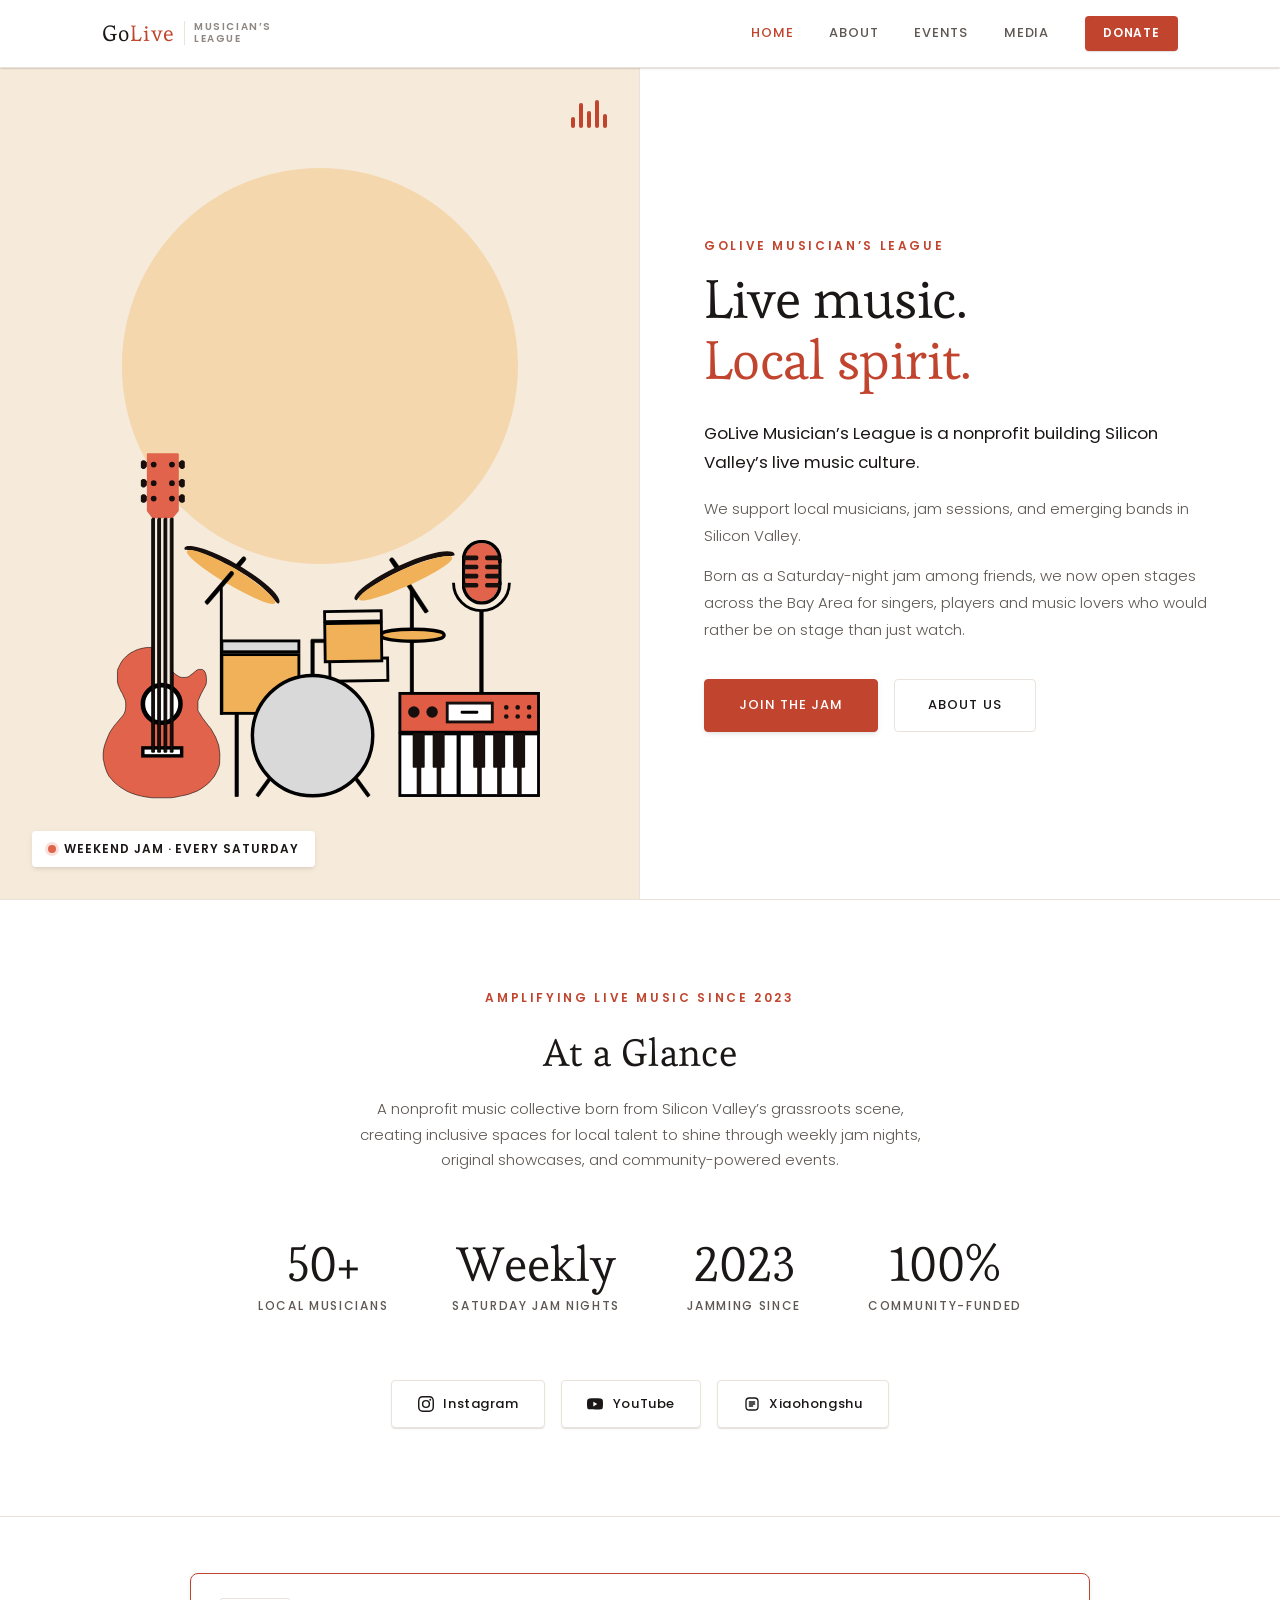
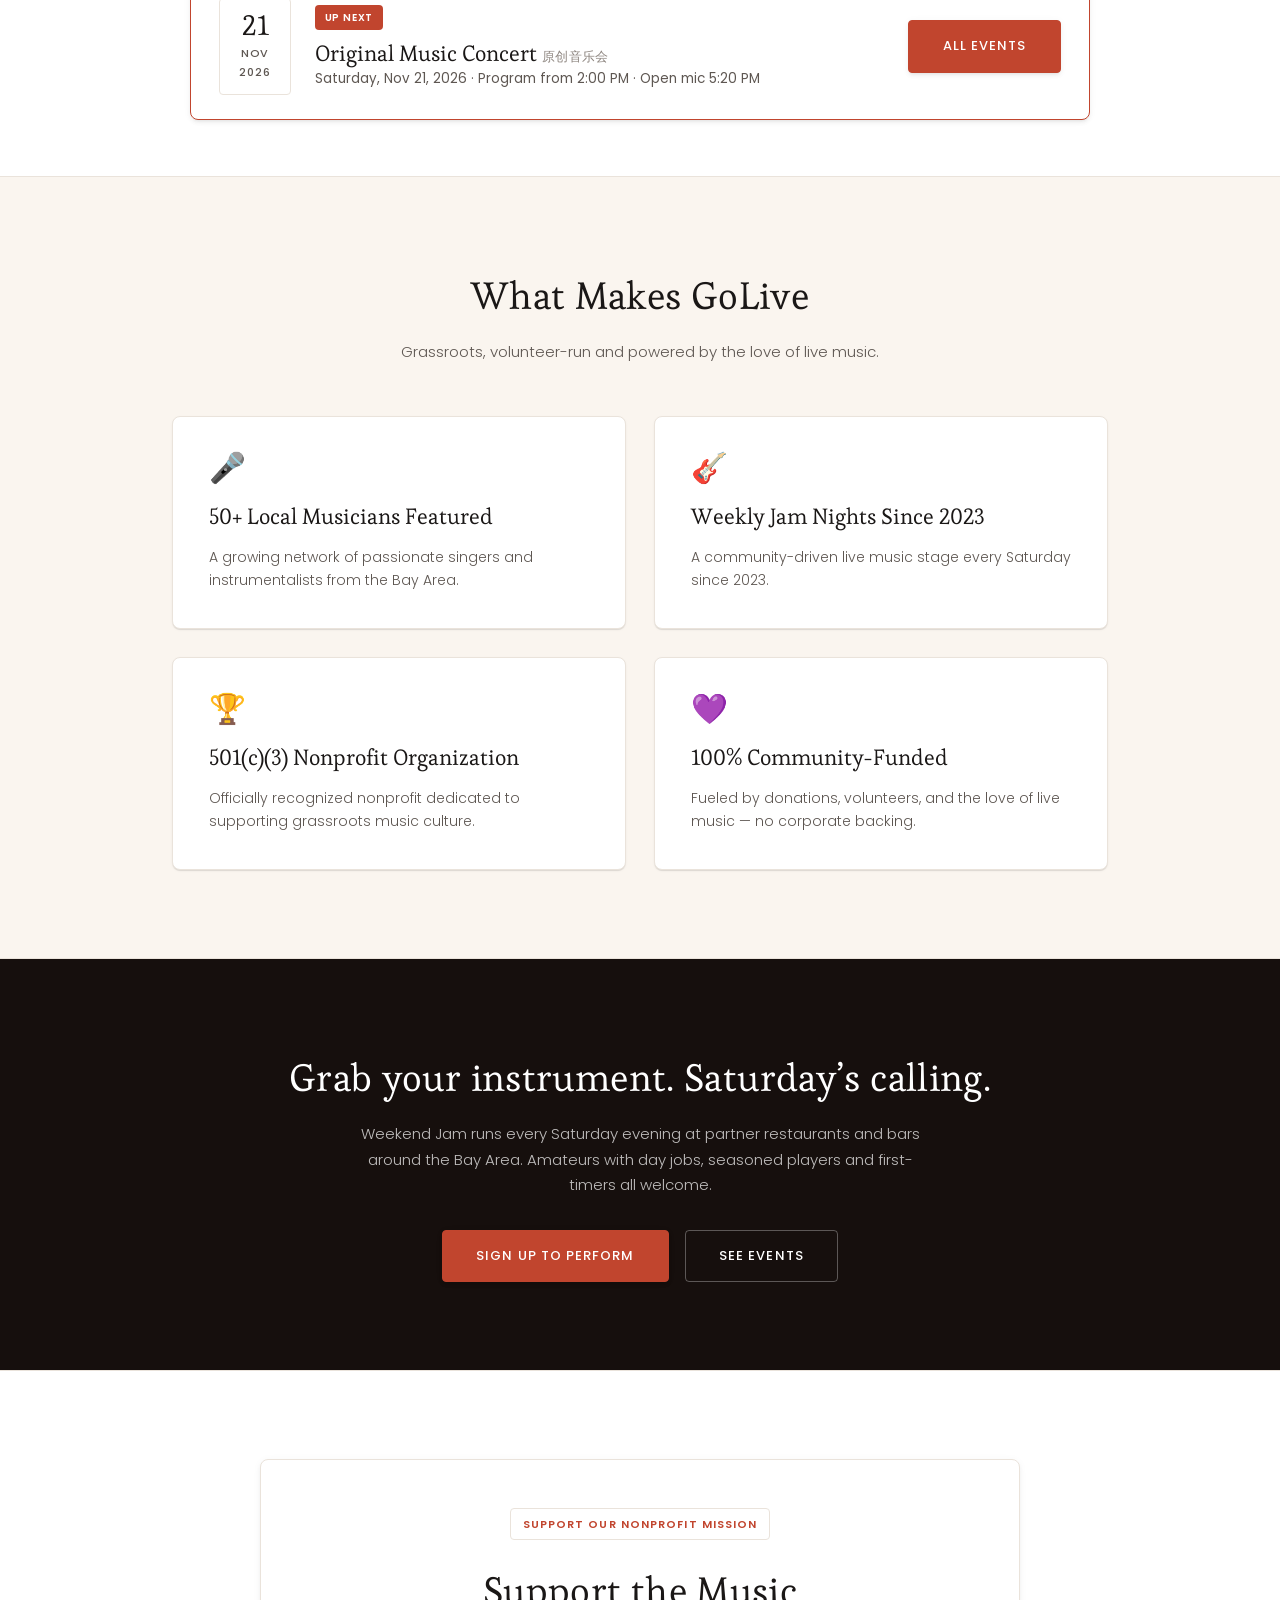
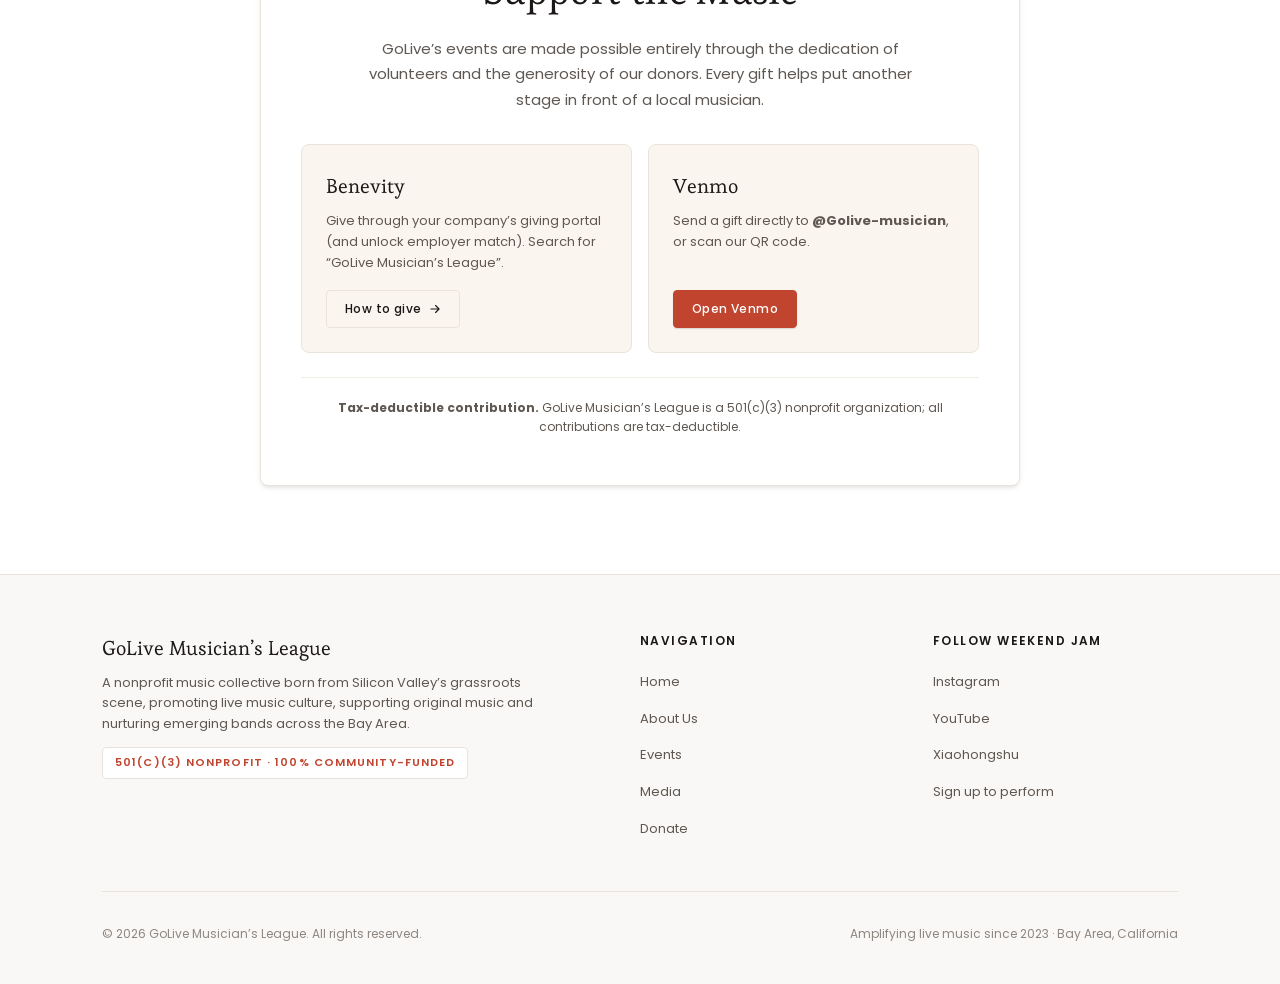
<file: index.html>
<!DOCTYPE html>
<html lang="en">
<head>
    <meta charset="UTF-8">
    <meta name="viewport" content="width=device-width, initial-scale=1.0">
    <meta name="theme-color" content="#C1452E">
    <meta name="description" content="GoLive Musician's League is a Silicon Valley nonprofit building live music culture through weekly Weekend Jam nights, original showcases and community events.">
    <title>GoLive Musician’s League — Live Music, Local Spirit</title>
    <link rel="icon" href="favicon.ico">
    <link rel="preconnect" href="https://fonts.googleapis.com">
    <link rel="preconnect" href="https://fonts.gstatic.com" crossorigin>
    <link href="https://fonts.googleapis.com/css2?family=Esteban&family=Poppins:ital,wght@0,300;0,400;0,500;0,600;0,700;1,400&display=swap" rel="stylesheet">
    <link rel="stylesheet" href="styles.css">
</head>
<body>
    <a class="skip-link" href="#main">Skip to content</a>

    <nav class="gl-nav" aria-label="Main">
        <div class="container">
            <a href="index.html" class="gl-nav-logo"><b>Go<span>Live</span></b><small>Musician’s<br>League</small></a>
            <div class="gl-nav-links" id="gl-nav-links">
                <a href="index.html" class="active" aria-current="page">Home</a>
                <a href="about.html">About</a>
                <a href="events.html">Events</a>
                <a href="media.html">Media</a>
                <a href="donate.html" class="gl-nav-donate-btn">Donate</a>
            </div>
            <button class="gl-nav-toggle" id="gl-nav-toggle" aria-label="Toggle navigation menu" aria-expanded="false" aria-controls="gl-nav-links">
                <span></span><span></span><span></span>
            </button>
        </div>
    </nav>
    <div class="gl-nav-backdrop" id="gl-nav-backdrop"></div>

    <main id="main">

    <section class="gl-hero">
        <div class="gl-hero-split">
            <div class="gl-hero-visual" aria-hidden="true">
                <div class="gl-hero-sun"></div>
                <div class="gl-eq"><i></i><i></i><i></i><i></i><i></i></div>
                <img src="assets/instruments.svg" alt="" class="gl-hero-illustration">
                <div class="gl-hero-badge"><span class="gl-live-dot"></span> Weekend Jam · Every Saturday</div>
            </div>
            <div class="gl-hero-content">
                <div class="gl-hero-content-inner">
                    <p class="gl-tagline">GoLive Musician’s League</p>
                    <h1 class="gl-hero-title">Live music.<br><span>Local spirit.</span></h1>
                    <div class="gl-hero-body">
                        <p class="lead">GoLive Musician’s League is a nonprofit building Silicon Valley’s live music culture.</p>
                        <p>We support local musicians, jam sessions, and emerging bands in Silicon Valley.</p>
                        <p>Born as a Saturday-night jam among friends, we now open stages across the Bay Area for singers, players and music lovers who would rather be on stage than just watch.</p>
                    </div>
                    <div class="gl-actions">
                        <a href="events.html" class="gl-btn">Join the Jam</a>
                        <a href="about.html" class="gl-btn-secondary">About Us</a>
                    </div>
                </div>
            </div>
        </div>
    </section>

    <section class="gl-section">
        <div class="container">
            <p class="gl-tagline" style="text-align:center;">Amplifying live music since 2023</p>
            <h2 class="gl-section-title">At a Glance</h2>
            <p class="gl-section-sub">A nonprofit music collective born from Silicon Valley’s grassroots scene, creating inclusive spaces for local talent to shine through weekly jam nights, original showcases, and community-powered events.</p>
            <div class="gl-stats">
                <div class="gl-stat"><div class="gl-stat-number">50+</div><div class="gl-stat-label">Local Musicians</div></div>
                <div class="gl-stat"><div class="gl-stat-number">Weekly</div><div class="gl-stat-label">Saturday Jam Nights</div></div>
                <div class="gl-stat"><div class="gl-stat-number">2023</div><div class="gl-stat-label">Jamming Since</div></div>
                <div class="gl-stat"><div class="gl-stat-number">100%</div><div class="gl-stat-label">Community-Funded</div></div>
            </div>
            <div class="gl-social-links">
                <a href="https://www.instagram.com/weekendjambayarea" target="_blank" rel="noopener" class="gl-social-link"><svg viewBox="0 0 24 24" fill="currentColor" aria-hidden="true"><path d="M12 2.163c3.204 0 3.584.012 4.85.07 3.252.148 4.771 1.691 4.919 4.919.058 1.265.069 1.645.069 4.849 0 3.205-.012 3.584-.069 4.849-.149 3.225-1.664 4.771-4.919 4.919-1.266.058-1.644.07-4.85.07-3.204 0-3.584-.012-4.849-.07-3.26-.149-4.771-1.699-4.919-4.92-.058-1.265-.07-1.644-.07-4.849 0-3.204.013-3.583.07-4.849.149-3.227 1.664-4.771 4.919-4.919 1.266-.057 1.645-.069 4.849-.069zM12 0C8.741 0 8.333.014 7.053.072 2.695.272.273 2.69.073 7.052.014 8.333 0 8.741 0 12c0 3.259.014 3.668.072 4.948.2 4.358 2.618 6.78 6.98 6.98C8.332 23.986 8.741 24 12 24c3.259 0 3.668-.014 4.948-.072 4.354-.2 6.782-2.618 6.979-6.98.059-1.28.073-1.689.073-4.948 0-3.259-.014-3.667-.072-4.947-.196-4.354-2.617-6.78-6.979-6.98C15.668.014 15.259 0 12 0zm0 5.838a6.162 6.162 0 100 12.324 6.162 6.162 0 000-12.324zM12 16a4 4 0 110-8 4 4 0 010 8zm6.406-11.845a1.44 1.44 0 100 2.881 1.44 1.44 0 000-2.881z"/></svg> Instagram</a>
                <a href="https://www.youtube.com/@WeekendJam-BayArea" target="_blank" rel="noopener" class="gl-social-link"><svg viewBox="0 0 24 24" fill="currentColor" aria-hidden="true"><path d="M23.498 6.186a3.016 3.016 0 00-2.122-2.136C19.587 3.545 12 3.545 12 3.545s-7.587 0-9.376.505A3.017 3.017 0 00.502 6.186C0 7.973 0 12 0 12s0 4.027.502 5.814a3.016 3.016 0 002.122 2.136c1.789.505 9.376.505 9.376.505s7.587 0 9.376-.505a3.015 3.015 0 002.122-2.136c.502-1.787.502-5.814.502-5.814s0-4.027-.502-5.814zM9.461 8.751l5.99 3.434-5.99 3.434V8.751z"/></svg> YouTube</a>
                <a href="https://www.xiaohongshu.com/user/profile/64dffda30000000001012498" target="_blank" rel="noopener" class="gl-social-link"><svg viewBox="0 0 24 24" fill="none" stroke="currentColor" stroke-width="2" aria-hidden="true"><rect x="3" y="3" width="18" height="18" rx="5"/><path d="M8 9h8M8 12h8M8 15h5" stroke-linecap="round"/></svg> Xiaohongshu</a>
            </div>
        </div>
    </section>

    <section class="gl-section" style="padding:3.5rem 0;">
        <div class="container">
            <div class="gl-upnext">
                <div class="gl-event-date-box"><div class="gl-event-day">21</div><div class="gl-event-month">Nov 2026</div></div>
                <div>
                    <span class="gl-tag next">Up next</span>
                    <h3>Original Music Concert <span class="gl-zh">原创音乐会</span></h3>
                    <p>Saturday, Nov 21, 2026 · Program from 2:00 PM · Open mic 5:20 PM</p>
                </div>
                <a href="events.html" class="gl-btn">All events</a>
            </div>
        </div>
    </section>

    <section class="gl-section alt">
        <div class="container" style="max-width:1000px;">
            <h2 class="gl-section-title">What Makes GoLive</h2>
            <p class="gl-section-sub">Grassroots, volunteer-run and powered by the love of live music.</p>
            <div class="gl-grid-2">
                <div class="gl-card hover">
                    <div class="gl-card-icon">🎤</div>
                    <h3>50+ Local Musicians Featured</h3>
                    <p>A growing network of passionate singers and instrumentalists from the Bay Area.</p>
                </div>
                <div class="gl-card hover">
                    <div class="gl-card-icon">🎸</div>
                    <h3>Weekly Jam Nights Since 2023</h3>
                    <p>A community-driven live music stage every Saturday since 2023.</p>
                </div>
                <div class="gl-card hover">
                    <div class="gl-card-icon">🏆</div>
                    <h3>501(c)(3) Nonprofit Organization</h3>
                    <p>Officially recognized nonprofit dedicated to supporting grassroots music culture.</p>
                </div>
                <div class="gl-card hover">
                    <div class="gl-card-icon">💜</div>
                    <h3>100% Community-Funded</h3>
                    <p>Fueled by donations, volunteers, and the love of live music — no corporate backing.</p>
                </div>
            </div>
        </div>
    </section>

    <section class="gl-section gl-cta-band">
        <div class="container">
            <h2 class="gl-section-title">Grab your instrument. Saturday’s calling.</h2>
            <p class="gl-section-sub">Weekend Jam runs every Saturday evening at partner restaurants and bars around the Bay Area. Amateurs with day jobs, seasoned players and first-timers all welcome.</p>
            <div class="gl-actions">
                <a href="https://tinyurl.com/weekend-jam-signup" target="_blank" rel="noopener" class="gl-btn">Sign Up to Perform</a>
                <a href="events.html" class="gl-btn-secondary">See Events</a>
            </div>
        </div>
    </section>

    <section id="donate" class="gl-section">
        <div class="container">
            <div class="gl-donate-card">
                <span class="gl-badge">Support Our Nonprofit Mission</span>
                <h2 class="gl-section-title" style="margin-bottom:.75rem;">Support the Music</h2>
                <p style="font-size:.9375rem; color:var(--text-light); line-height:1.7; max-width:560px; margin:0 auto;">GoLive’s events are made possible entirely through the dedication of volunteers and the generosity of our donors. Every gift helps put another stage in front of a local musician.</p>
                <div class="gl-donate-options">
                    <div class="gl-donate-option">
                        <h3>Benevity</h3>
                        <p>Give through your company’s giving portal (and unlock employer match). Search for “GoLive Musician’s League”.</p>
                        <a href="donate.html#benevity" class="gl-chip-btn">How to give <svg viewBox="0 0 24 24" fill="none" stroke="currentColor" stroke-width="2" aria-hidden="true"><path d="M5 12h14M13 6l6 6-6 6" stroke-linecap="round" stroke-linejoin="round"/></svg></a>
                    </div>
                    <div class="gl-donate-option">
                        <h3>Venmo</h3>
                        <p>Send a gift directly to <strong>@Golive-musician</strong>, or scan our QR code.</p>
                        <a href="https://venmo.com/Golive-musician" target="_blank" rel="noopener" class="gl-chip-btn primary">Open Venmo</a>
                    </div>
                </div>
                <div class="gl-donate-meta"><strong>Tax-deductible contribution.</strong> GoLive Musician’s League is a 501(c)(3) nonprofit organization; all contributions are tax-deductible.</div>
            </div>
        </div>
    </section>

    </main>

    <footer class="gl-footer">
        <div class="container">
            <div class="gl-footer-content">
                <div class="gl-footer-brand">
                    <h4>GoLive Musician’s League</h4>
                    <p>A nonprofit music collective born from Silicon Valley’s grassroots scene, promoting live music culture, supporting original music and nurturing emerging bands across the Bay Area.</p>
                    <span class="gl-badge">501(c)(3) Nonprofit · 100% Community-Funded</span>
                </div>
                <div class="gl-footer-col">
                    <h5>Navigation</h5>
                    <ul class="gl-footer-links">
                        <li><a href="index.html">Home</a></li>
                        <li><a href="about.html">About Us</a></li>
                        <li><a href="events.html">Events</a></li>
                        <li><a href="media.html">Media</a></li>
                        <li><a href="donate.html">Donate</a></li>
                    </ul>
                </div>
                <div class="gl-footer-col">
                    <h5>Follow Weekend Jam</h5>
                    <ul class="gl-footer-links">
                        <li><a href="https://www.instagram.com/weekendjambayarea" target="_blank" rel="noopener">Instagram</a></li>
                        <li><a href="https://www.youtube.com/@WeekendJam-BayArea" target="_blank" rel="noopener">YouTube</a></li>
                        <li><a href="https://www.xiaohongshu.com/user/profile/64dffda30000000001012498" target="_blank" rel="noopener">Xiaohongshu</a></li>
                        <li><a href="https://tinyurl.com/weekend-jam-signup" target="_blank" rel="noopener">Sign up to perform</a></li>
                    </ul>
                </div>
            </div>
            <div class="gl-footer-bottom">
                <div>© <span id="gl-year">2026</span> GoLive Musician’s League. All rights reserved.</div>
                <div>Amplifying live music since 2023 · Bay Area, California</div>
            </div>
        </div>
    </footer>

    <script src="site.js"></script>
</body>
</html>
</file>
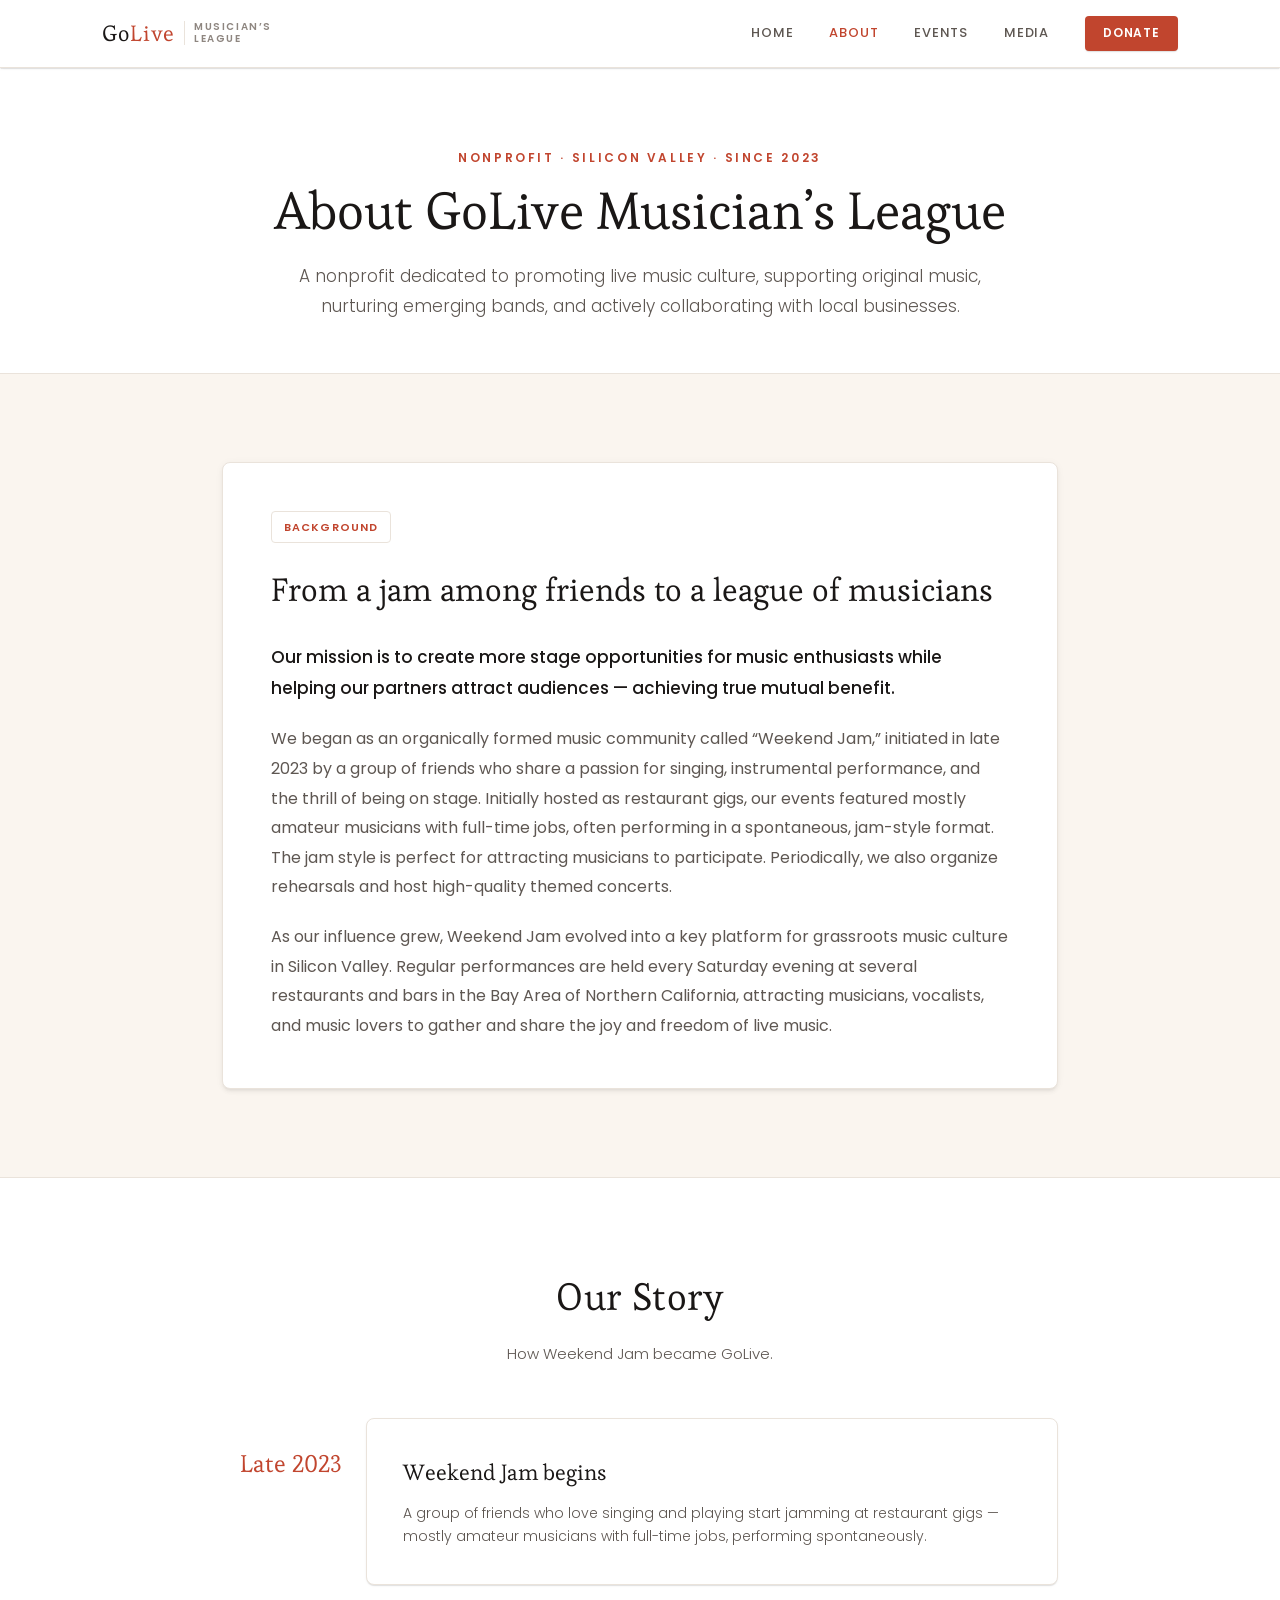
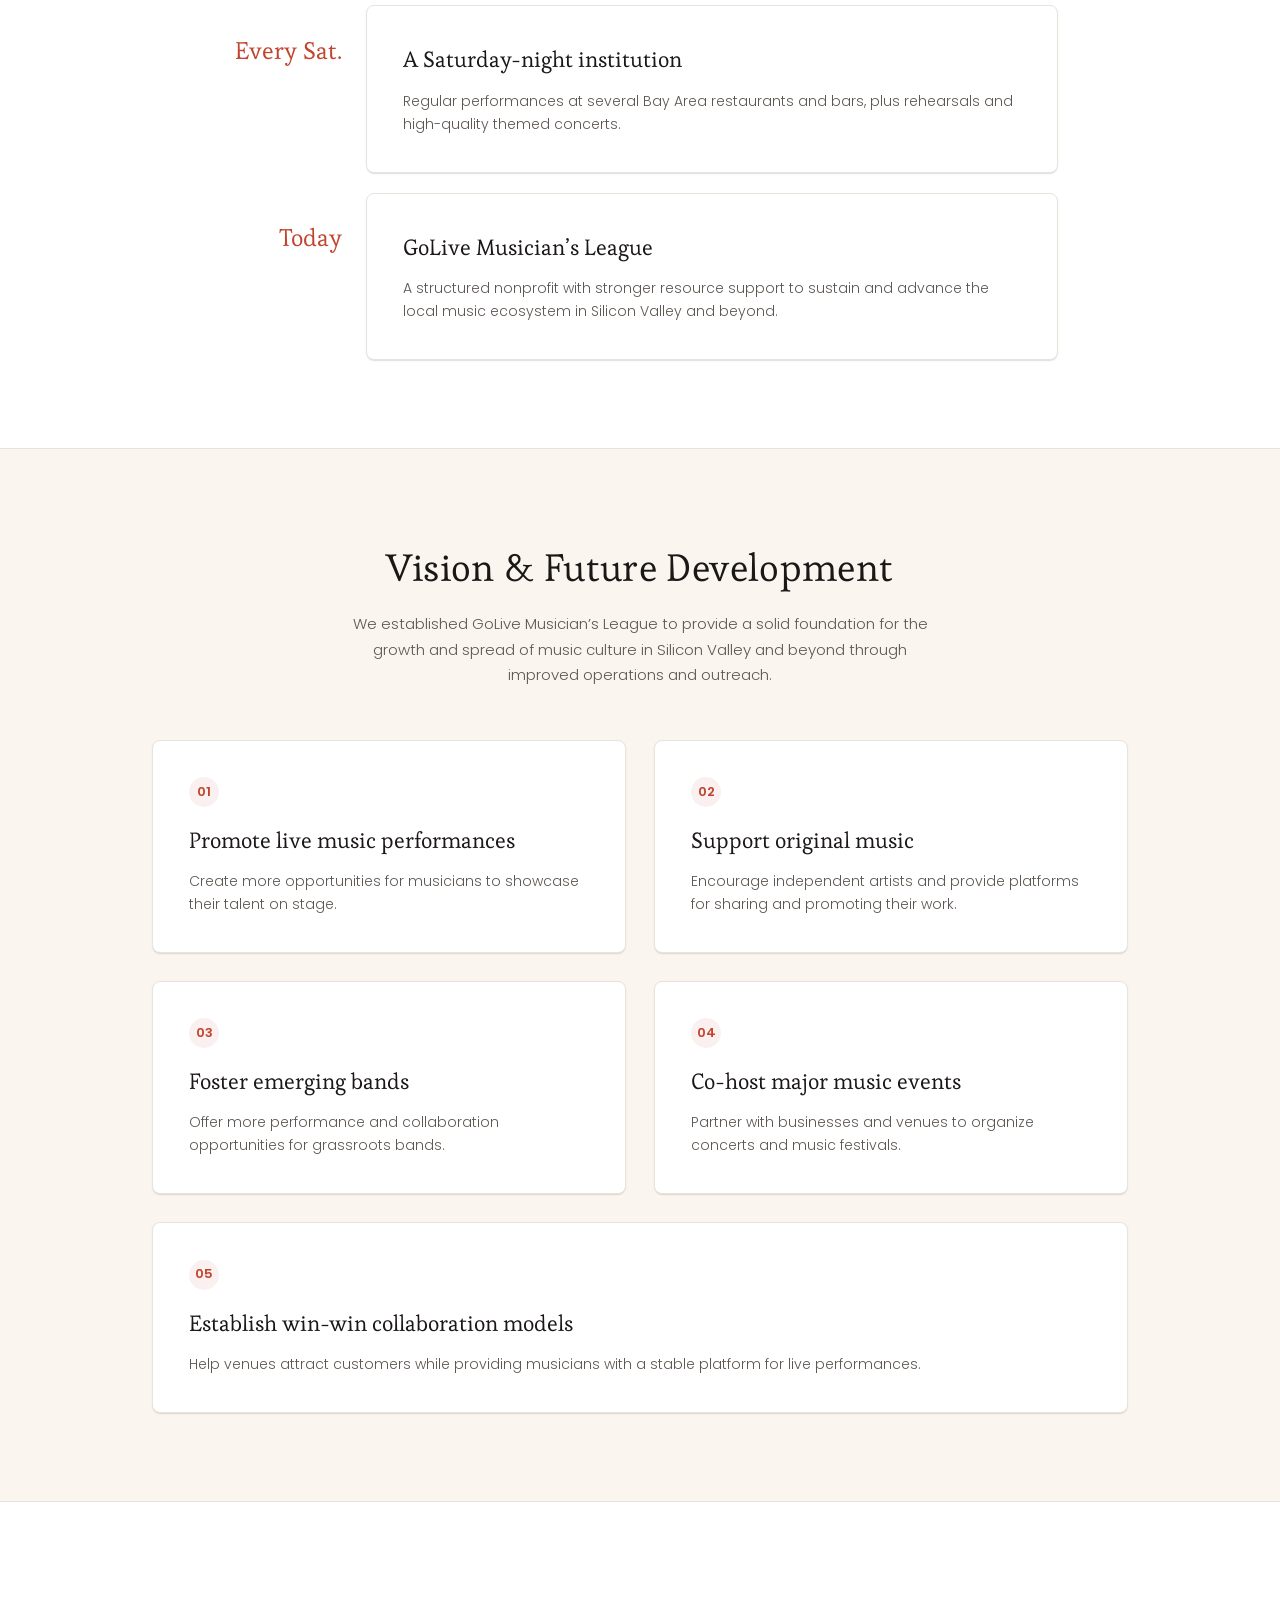
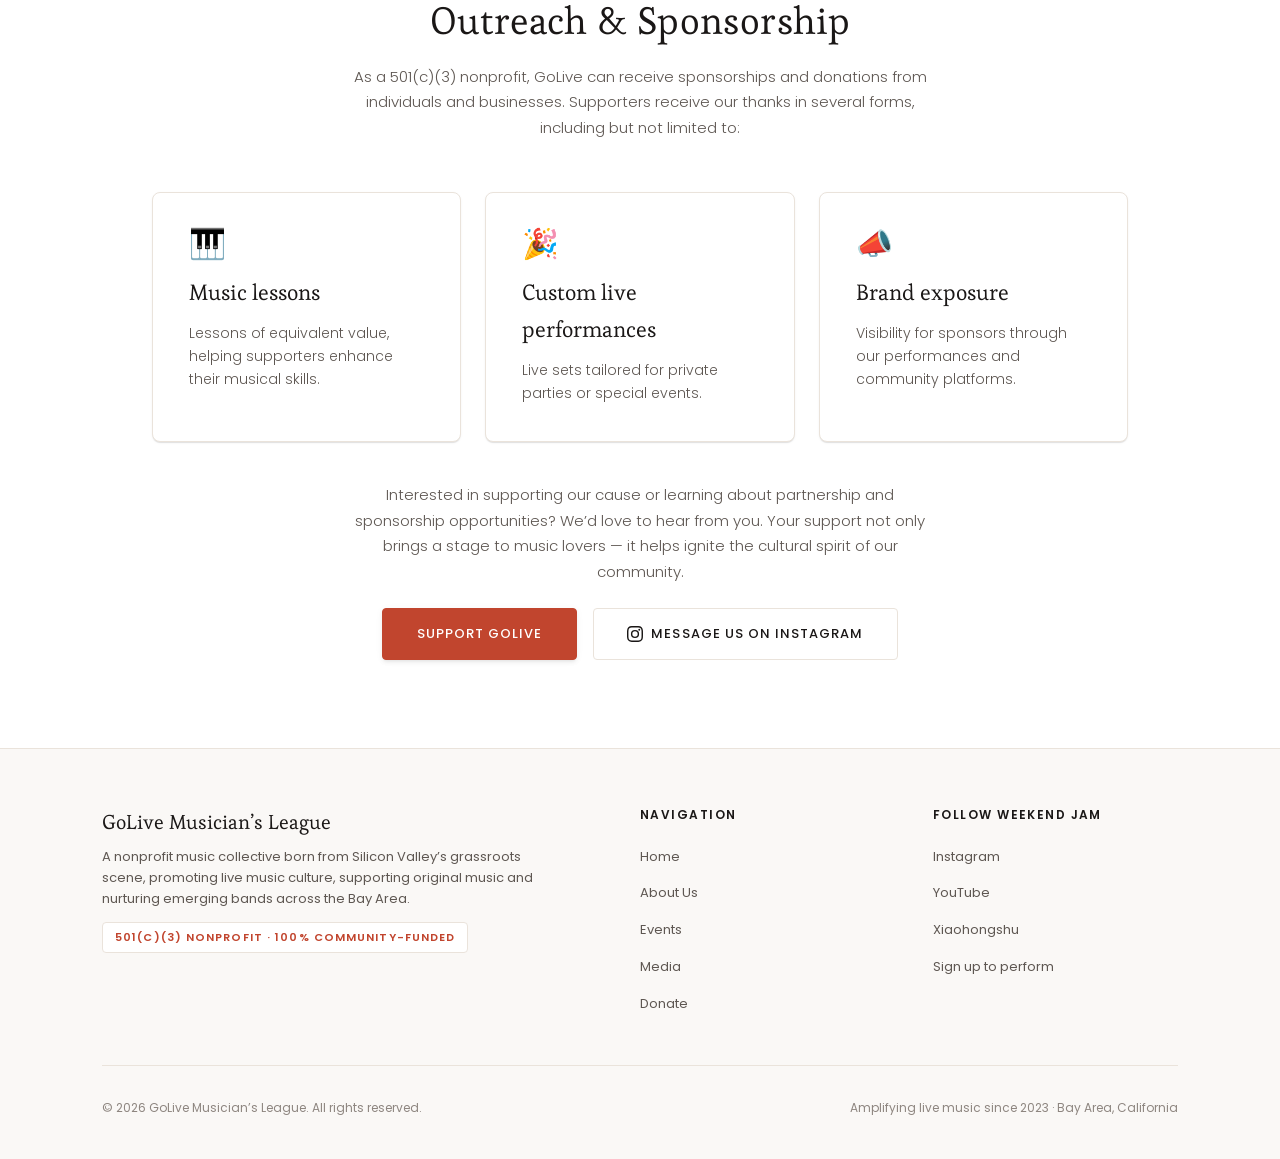
<file: about.html>
<!DOCTYPE html>
<html lang="en">
<head>
    <meta charset="UTF-8">
    <meta name="viewport" content="width=device-width, initial-scale=1.0">
    <meta name="theme-color" content="#C1452E">
    <meta name="description" content="The story, mission and goals of GoLive Musician's League, the nonprofit behind Weekend Jam.">
    <title>About — GoLive Musician’s League</title>
    <link rel="icon" href="favicon.ico">
    <link rel="preconnect" href="https://fonts.googleapis.com">
    <link rel="preconnect" href="https://fonts.gstatic.com" crossorigin>
    <link href="https://fonts.googleapis.com/css2?family=Esteban&family=Poppins:ital,wght@0,300;0,400;0,500;0,600;0,700;1,400&display=swap" rel="stylesheet">
    <link rel="stylesheet" href="styles.css">
</head>
<body>
    <a class="skip-link" href="#main">Skip to content</a>

    <nav class="gl-nav" aria-label="Main">
        <div class="container">
            <a href="index.html" class="gl-nav-logo"><b>Go<span>Live</span></b><small>Musician’s<br>League</small></a>
            <div class="gl-nav-links" id="gl-nav-links">
                <a href="index.html">Home</a>
                <a href="about.html" class="active" aria-current="page">About</a>
                <a href="events.html">Events</a>
                <a href="media.html">Media</a>
                <a href="donate.html" class="gl-nav-donate-btn">Donate</a>
            </div>
            <button class="gl-nav-toggle" id="gl-nav-toggle" aria-label="Toggle navigation menu" aria-expanded="false" aria-controls="gl-nav-links">
                <span></span><span></span><span></span>
            </button>
        </div>
    </nav>
    <div class="gl-nav-backdrop" id="gl-nav-backdrop"></div>

    <main id="main">

    <header class="gl-page-header">
        <div class="container">
            <p class="gl-tagline">Nonprofit · Silicon Valley · Since 2023</p>
            <h1>About GoLive Musician’s League</h1>
            <p class="sub">A nonprofit dedicated to promoting live music culture, supporting original music, nurturing emerging bands, and actively collaborating with local businesses.</p>
        </div>
    </header>

    <section class="gl-section alt">
        <div class="container narrow">
            <div class="gl-panel">
                <span class="gl-badge">Background</span>
                <h2>From a jam among friends to a league of musicians</h2>
                <div class="gl-prose">
                    <p class="lead">Our mission is to create more stage opportunities for music enthusiasts while helping our partners attract audiences — achieving true mutual benefit.</p>
                    <p>We began as an organically formed music community called “Weekend Jam,” initiated in late 2023 by a group of friends who share a passion for singing, instrumental performance, and the thrill of being on stage. Initially hosted as restaurant gigs, our events featured mostly amateur musicians with full-time jobs, often performing in a spontaneous, jam-style format. The jam style is perfect for attracting musicians to participate. Periodically, we also organize rehearsals and host high-quality themed concerts.</p>
                    <p>As our influence grew, Weekend Jam evolved into a key platform for grassroots music culture in Silicon Valley. Regular performances are held every Saturday evening at several restaurants and bars in the Bay Area of Northern California, attracting musicians, vocalists, and music lovers to gather and share the joy and freedom of live music.</p>
                </div>
            </div>
        </div>
    </section>

    <section class="gl-section">
        <div class="container narrow">
            <h2 class="gl-section-title">Our Story</h2>
            <p class="gl-section-sub">How Weekend Jam became GoLive.</p>
            <div class="gl-timeline">
                <div class="gl-timeline-item">
                    <div class="gl-timeline-year">Late 2023</div>
                    <div class="gl-card"><h3>Weekend Jam begins</h3><p>A group of friends who love singing and playing start jamming at restaurant gigs — mostly amateur musicians with full-time jobs, performing spontaneously.</p></div>
                </div>
                <div class="gl-timeline-item">
                    <div class="gl-timeline-year">Every Sat.</div>
                    <div class="gl-card"><h3>A Saturday-night institution</h3><p>Regular performances at several Bay Area restaurants and bars, plus rehearsals and high-quality themed concerts.</p></div>
                </div>
                <div class="gl-timeline-item">
                    <div class="gl-timeline-year">Today</div>
                    <div class="gl-card"><h3>GoLive Musician’s League</h3><p>A structured nonprofit with stronger resource support to sustain and advance the local music ecosystem in Silicon Valley and beyond.</p></div>
                </div>
            </div>
        </div>
    </section>

    <section class="gl-section alt">
        <div class="container" style="max-width:1040px;">
            <h2 class="gl-section-title">Vision &amp; Future Development</h2>
            <p class="gl-section-sub">We established GoLive Musician’s League to provide a solid foundation for the growth and spread of music culture in Silicon Valley and beyond through improved operations and outreach.</p>
            <div class="gl-grid-2">
                <div class="gl-card hover"><span class="num">01</span><h3>Promote live music performances</h3><p>Create more opportunities for musicians to showcase their talent on stage.</p></div>
                <div class="gl-card hover"><span class="num">02</span><h3>Support original music</h3><p>Encourage independent artists and provide platforms for sharing and promoting their work.</p></div>
                <div class="gl-card hover"><span class="num">03</span><h3>Foster emerging bands</h3><p>Offer more performance and collaboration opportunities for grassroots bands.</p></div>
                <div class="gl-card hover"><span class="num">04</span><h3>Co-host major music events</h3><p>Partner with businesses and venues to organize concerts and music festivals.</p></div>
                <div class="gl-card hover" style="grid-column:1/-1;"><span class="num">05</span><h3>Establish win-win collaboration models</h3><p>Help venues attract customers while providing musicians with a stable platform for live performances.</p></div>
            </div>
        </div>
    </section>

    <section class="gl-section">
        <div class="container" style="max-width:1040px;">
            <h2 class="gl-section-title">Outreach &amp; Sponsorship</h2>
            <p class="gl-section-sub">As a 501(c)(3) nonprofit, GoLive can receive sponsorships and donations from individuals and businesses. Supporters receive our thanks in several forms, including but not limited to:</p>
            <div class="gl-grid-3">
                <div class="gl-card"><div class="gl-card-icon">🎹</div><h3>Music lessons</h3><p>Lessons of equivalent value, helping supporters enhance their musical skills.</p></div>
                <div class="gl-card"><div class="gl-card-icon">🎉</div><h3>Custom live performances</h3><p>Live sets tailored for private parties or special events.</p></div>
                <div class="gl-card"><div class="gl-card-icon">📣</div><h3>Brand exposure</h3><p>Visibility for sponsors through our performances and community platforms.</p></div>
            </div>
            <p class="gl-section-sub" style="margin-top:2.5rem; margin-bottom:1.5rem;">Interested in supporting our cause or learning about partnership and sponsorship opportunities? We’d love to hear from you. Your support not only brings a stage to music lovers — it helps ignite the cultural spirit of our community.</p>
            <div class="gl-actions" style="justify-content:center;">
                <a href="donate.html" class="gl-btn">Support GoLive</a>
                <a href="https://www.instagram.com/weekendjambayarea" target="_blank" rel="noopener" class="gl-btn-secondary"><svg viewBox="0 0 24 24" fill="currentColor" aria-hidden="true"><path d="M12 2.163c3.204 0 3.584.012 4.85.07 3.252.148 4.771 1.691 4.919 4.919.058 1.265.069 1.645.069 4.849 0 3.205-.012 3.584-.069 4.849-.149 3.225-1.664 4.771-4.919 4.919-1.266.058-1.644.07-4.85.07-3.204 0-3.584-.012-4.849-.07-3.26-.149-4.771-1.699-4.919-4.92-.058-1.265-.07-1.644-.07-4.849 0-3.204.013-3.583.07-4.849.149-3.227 1.664-4.771 4.919-4.919 1.266-.057 1.645-.069 4.849-.069zM12 0C8.741 0 8.333.014 7.053.072 2.695.272.273 2.69.073 7.052.014 8.333 0 8.741 0 12c0 3.259.014 3.668.072 4.948.2 4.358 2.618 6.78 6.98 6.98C8.332 23.986 8.741 24 12 24c3.259 0 3.668-.014 4.948-.072 4.354-.2 6.782-2.618 6.979-6.98.059-1.28.073-1.689.073-4.948 0-3.259-.014-3.667-.072-4.947-.196-4.354-2.617-6.78-6.979-6.98C15.668.014 15.259 0 12 0zm0 5.838a6.162 6.162 0 100 12.324 6.162 6.162 0 000-12.324zM12 16a4 4 0 110-8 4 4 0 010 8zm6.406-11.845a1.44 1.44 0 100 2.881 1.44 1.44 0 000-2.881z"/></svg> Message us on Instagram</a>
            </div>
        </div>
    </section>

    </main>

    <footer class="gl-footer">
        <div class="container">
            <div class="gl-footer-content">
                <div class="gl-footer-brand">
                    <h4>GoLive Musician’s League</h4>
                    <p>A nonprofit music collective born from Silicon Valley’s grassroots scene, promoting live music culture, supporting original music and nurturing emerging bands across the Bay Area.</p>
                    <span class="gl-badge">501(c)(3) Nonprofit · 100% Community-Funded</span>
                </div>
                <div class="gl-footer-col">
                    <h5>Navigation</h5>
                    <ul class="gl-footer-links">
                        <li><a href="index.html">Home</a></li>
                        <li><a href="about.html">About Us</a></li>
                        <li><a href="events.html">Events</a></li>
                        <li><a href="media.html">Media</a></li>
                        <li><a href="donate.html">Donate</a></li>
                    </ul>
                </div>
                <div class="gl-footer-col">
                    <h5>Follow Weekend Jam</h5>
                    <ul class="gl-footer-links">
                        <li><a href="https://www.instagram.com/weekendjambayarea" target="_blank" rel="noopener">Instagram</a></li>
                        <li><a href="https://www.youtube.com/@WeekendJam-BayArea" target="_blank" rel="noopener">YouTube</a></li>
                        <li><a href="https://www.xiaohongshu.com/user/profile/64dffda30000000001012498" target="_blank" rel="noopener">Xiaohongshu</a></li>
                        <li><a href="https://tinyurl.com/weekend-jam-signup" target="_blank" rel="noopener">Sign up to perform</a></li>
                    </ul>
                </div>
            </div>
            <div class="gl-footer-bottom">
                <div>© <span id="gl-year">2026</span> GoLive Musician’s League. All rights reserved.</div>
                <div>Amplifying live music since 2023 · Bay Area, California</div>
            </div>
        </div>
    </footer>

    <script src="site.js"></script>
</body>
</html>
</file>
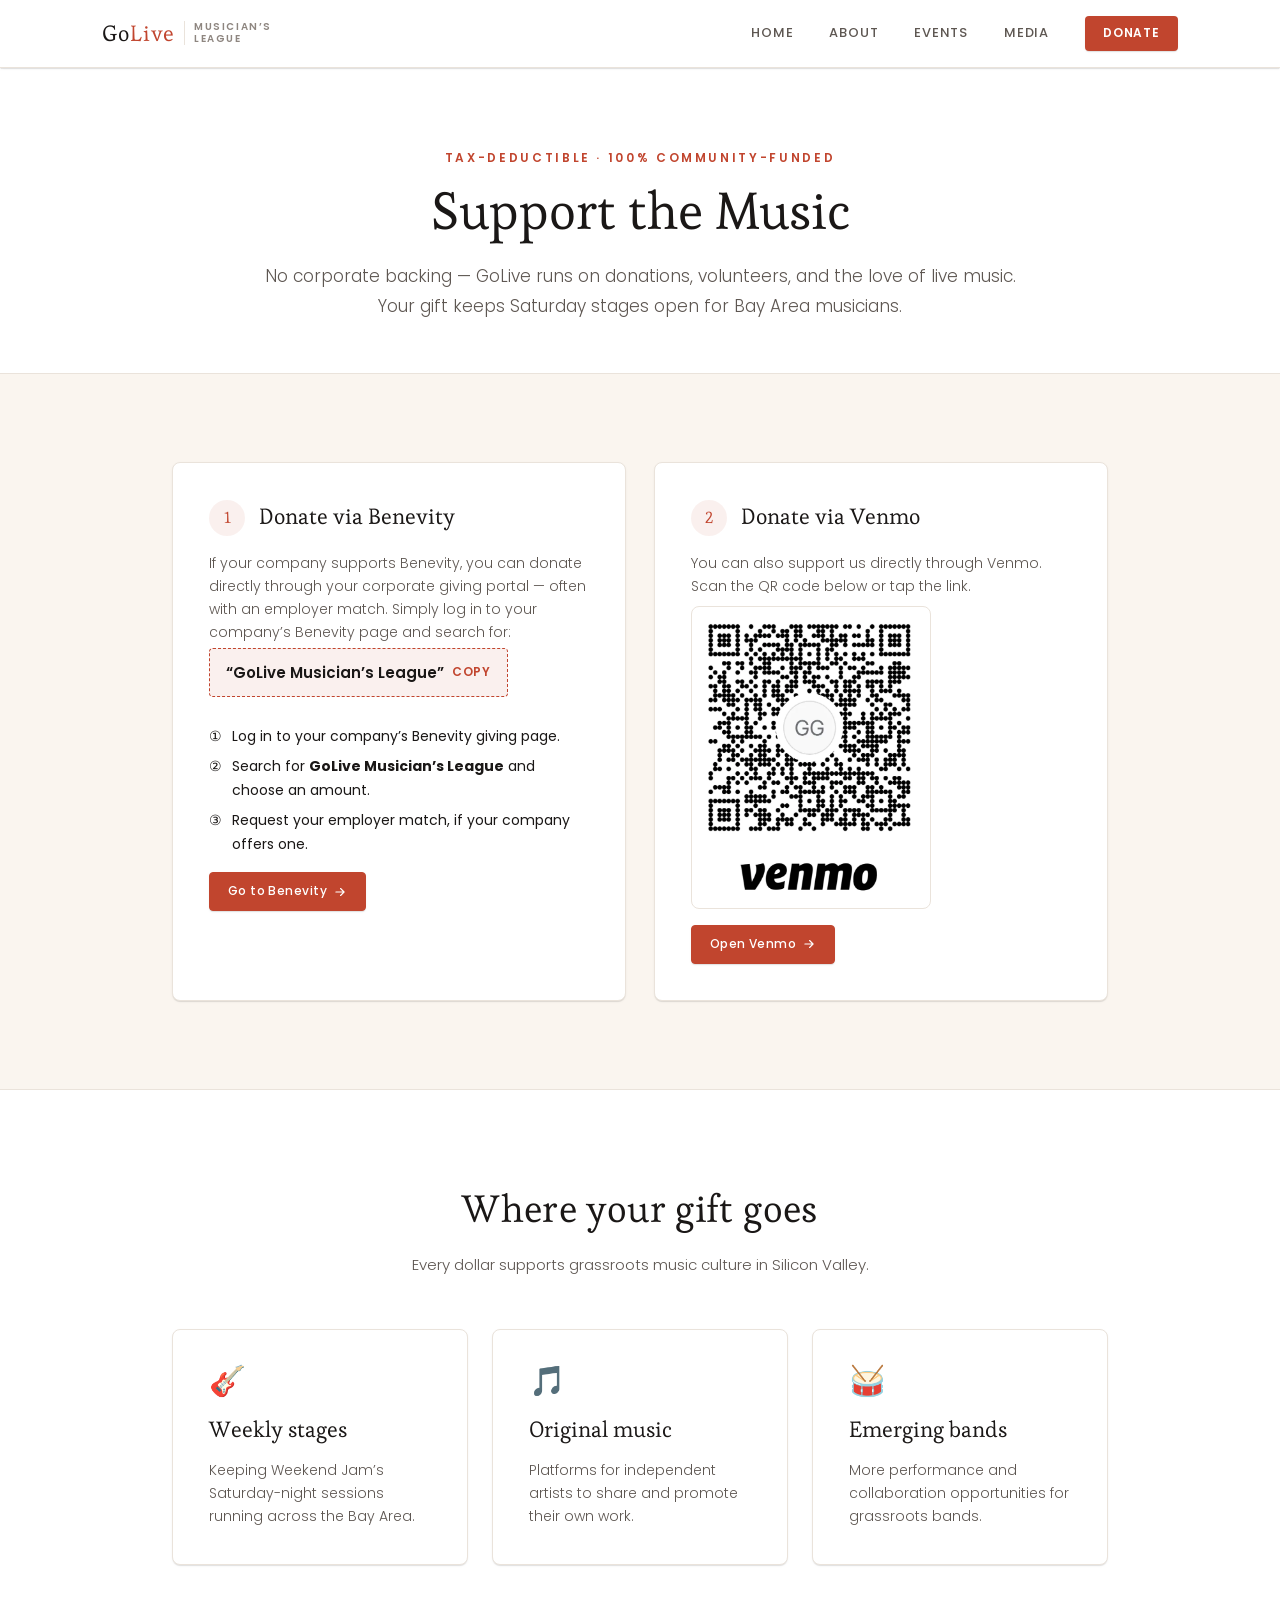
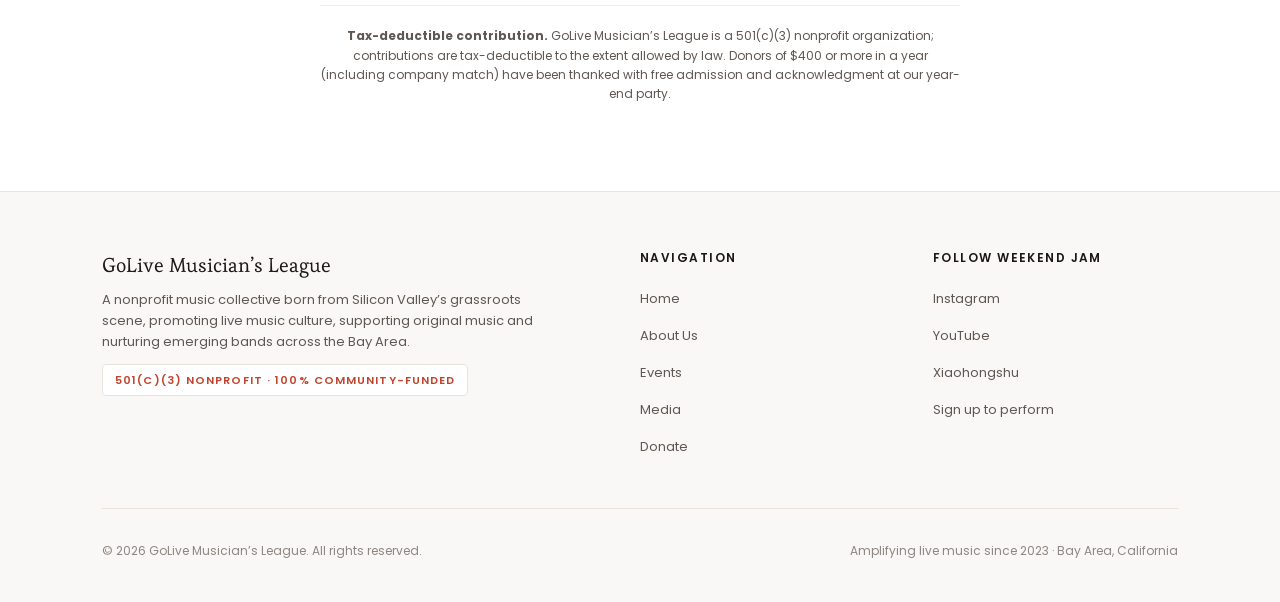
<file: donate.html>
<!DOCTYPE html>
<html lang="en">
<head>
    <meta charset="UTF-8">
    <meta name="viewport" content="width=device-width, initial-scale=1.0">
    <meta name="theme-color" content="#C1452E">
    <meta name="description" content="Support GoLive Musician's League via Benevity or Venmo. Contributions are tax-deductible.">
    <title>Donate — GoLive Musician’s League</title>
    <link rel="icon" href="favicon.ico">
    <link rel="preconnect" href="https://fonts.googleapis.com">
    <link rel="preconnect" href="https://fonts.gstatic.com" crossorigin>
    <link href="https://fonts.googleapis.com/css2?family=Esteban&family=Poppins:ital,wght@0,300;0,400;0,500;0,600;0,700;1,400&display=swap" rel="stylesheet">
    <link rel="stylesheet" href="styles.css">
</head>
<body>
    <a class="skip-link" href="#main">Skip to content</a>

    <nav class="gl-nav" aria-label="Main">
        <div class="container">
            <a href="index.html" class="gl-nav-logo"><b>Go<span>Live</span></b><small>Musician’s<br>League</small></a>
            <div class="gl-nav-links" id="gl-nav-links">
                <a href="index.html">Home</a>
                <a href="about.html">About</a>
                <a href="events.html">Events</a>
                <a href="media.html">Media</a>
                <a href="donate.html" class="gl-nav-donate-btn active">Donate</a>
            </div>
            <button class="gl-nav-toggle" id="gl-nav-toggle" aria-label="Toggle navigation menu" aria-expanded="false" aria-controls="gl-nav-links">
                <span></span><span></span><span></span>
            </button>
        </div>
    </nav>
    <div class="gl-nav-backdrop" id="gl-nav-backdrop"></div>

    <main id="main">

    <header class="gl-page-header">
        <div class="container">
            <p class="gl-tagline">Tax-deductible · 100% community-funded</p>
            <h1>Support the Music</h1>
            <p class="sub">No corporate backing — GoLive runs on donations, volunteers, and the love of live music. Your gift keeps Saturday stages open for Bay Area musicians.</p>
        </div>
    </header>

    <section class="gl-section alt">
        <div class="container" style="max-width:1000px;">
            <div class="gl-grid-2">
                <div class="gl-card" id="benevity">
                    <div class="gl-method-head"><span class="gl-method-step">1</span><h3 style="margin:0;">Donate via Benevity</h3></div>
                    <p>If your company supports Benevity, you can donate directly through your corporate giving portal — often with an employer match. Simply log in to your company’s Benevity page and search for:</p>
                    <div class="gl-search-term">“GoLive Musician’s League” <button type="button" class="gl-copy" data-copy="GoLive Musician’s League">Copy</button></div>
                    <ul class="gl-event-details" style="margin-top:1.25rem;">
                        <li><span>①</span><span>Log in to your company’s Benevity giving page.</span></li>
                        <li><span>②</span><span>Search for <strong>GoLive Musician’s League</strong> and choose an amount.</span></li>
                        <li><span>③</span><span>Request your employer match, if your company offers one.</span></li>
                    </ul>
                    <div class="gl-event-actions">
                        <a href="https://benevity.com" target="_blank" rel="noopener" class="gl-chip-btn primary">Go to Benevity <svg viewBox="0 0 24 24" fill="none" stroke="currentColor" stroke-width="2" aria-hidden="true"><path d="M5 12h14M13 6l6 6-6 6" stroke-linecap="round" stroke-linejoin="round"/></svg></a>
                    </div>
                </div>
                <div class="gl-card" id="venmo">
                    <div class="gl-method-head"><span class="gl-method-step">2</span><h3 style="margin:0;">Donate via Venmo</h3></div>
                    <p>You can also support us directly through Venmo. Scan the QR code below or tap the link.</p>
                    <img src="assets/venmo-qr.webp" alt="Venmo QR code for @Golive-musician" class="gl-qr" width="240" height="303">
                    <div class="gl-event-actions">
                        <a href="https://venmo.com/Golive-musician" target="_blank" rel="noopener" class="gl-chip-btn primary">Open Venmo <svg viewBox="0 0 24 24" fill="none" stroke="currentColor" stroke-width="2" aria-hidden="true"><path d="M5 12h14M13 6l6 6-6 6" stroke-linecap="round" stroke-linejoin="round"/></svg></a>
                    </div>
                </div>
            </div>
        </div>
    </section>

    <section class="gl-section">
        <div class="container" style="max-width:1000px;">
            <h2 class="gl-section-title">Where your gift goes</h2>
            <p class="gl-section-sub">Every dollar supports grassroots music culture in Silicon Valley.</p>
            <div class="gl-grid-3">
                <div class="gl-card"><div class="gl-card-icon">🎸</div><h3>Weekly stages</h3><p>Keeping Weekend Jam’s Saturday-night sessions running across the Bay Area.</p></div>
                <div class="gl-card"><div class="gl-card-icon">🎵</div><h3>Original music</h3><p>Platforms for independent artists to share and promote their own work.</p></div>
                <div class="gl-card"><div class="gl-card-icon">🥁</div><h3>Emerging bands</h3><p>More performance and collaboration opportunities for grassroots bands.</p></div>
            </div>
            <div class="gl-donate-meta" style="text-align:center; max-width:640px; margin:2.5rem auto 0;"><strong>Tax-deductible contribution.</strong> GoLive Musician’s League is a 501(c)(3) nonprofit organization; contributions are tax-deductible to the extent allowed by law. Donors of $400 or more in a year (including company match) have been thanked with free admission and acknowledgment at our year-end party.</div>
        </div>
    </section>

    </main>

    <footer class="gl-footer">
        <div class="container">
            <div class="gl-footer-content">
                <div class="gl-footer-brand">
                    <h4>GoLive Musician’s League</h4>
                    <p>A nonprofit music collective born from Silicon Valley’s grassroots scene, promoting live music culture, supporting original music and nurturing emerging bands across the Bay Area.</p>
                    <span class="gl-badge">501(c)(3) Nonprofit · 100% Community-Funded</span>
                </div>
                <div class="gl-footer-col">
                    <h5>Navigation</h5>
                    <ul class="gl-footer-links">
                        <li><a href="index.html">Home</a></li>
                        <li><a href="about.html">About Us</a></li>
                        <li><a href="events.html">Events</a></li>
                        <li><a href="media.html">Media</a></li>
                        <li><a href="donate.html">Donate</a></li>
                    </ul>
                </div>
                <div class="gl-footer-col">
                    <h5>Follow Weekend Jam</h5>
                    <ul class="gl-footer-links">
                        <li><a href="https://www.instagram.com/weekendjambayarea" target="_blank" rel="noopener">Instagram</a></li>
                        <li><a href="https://www.youtube.com/@WeekendJam-BayArea" target="_blank" rel="noopener">YouTube</a></li>
                        <li><a href="https://www.xiaohongshu.com/user/profile/64dffda30000000001012498" target="_blank" rel="noopener">Xiaohongshu</a></li>
                        <li><a href="https://tinyurl.com/weekend-jam-signup" target="_blank" rel="noopener">Sign up to perform</a></li>
                    </ul>
                </div>
            </div>
            <div class="gl-footer-bottom">
                <div>© <span id="gl-year">2026</span> GoLive Musician’s League. All rights reserved.</div>
                <div>Amplifying live music since 2023 · Bay Area, California</div>
            </div>
        </div>
    </footer>

    <script src="site.js"></script>
</body>
</html>
</file>
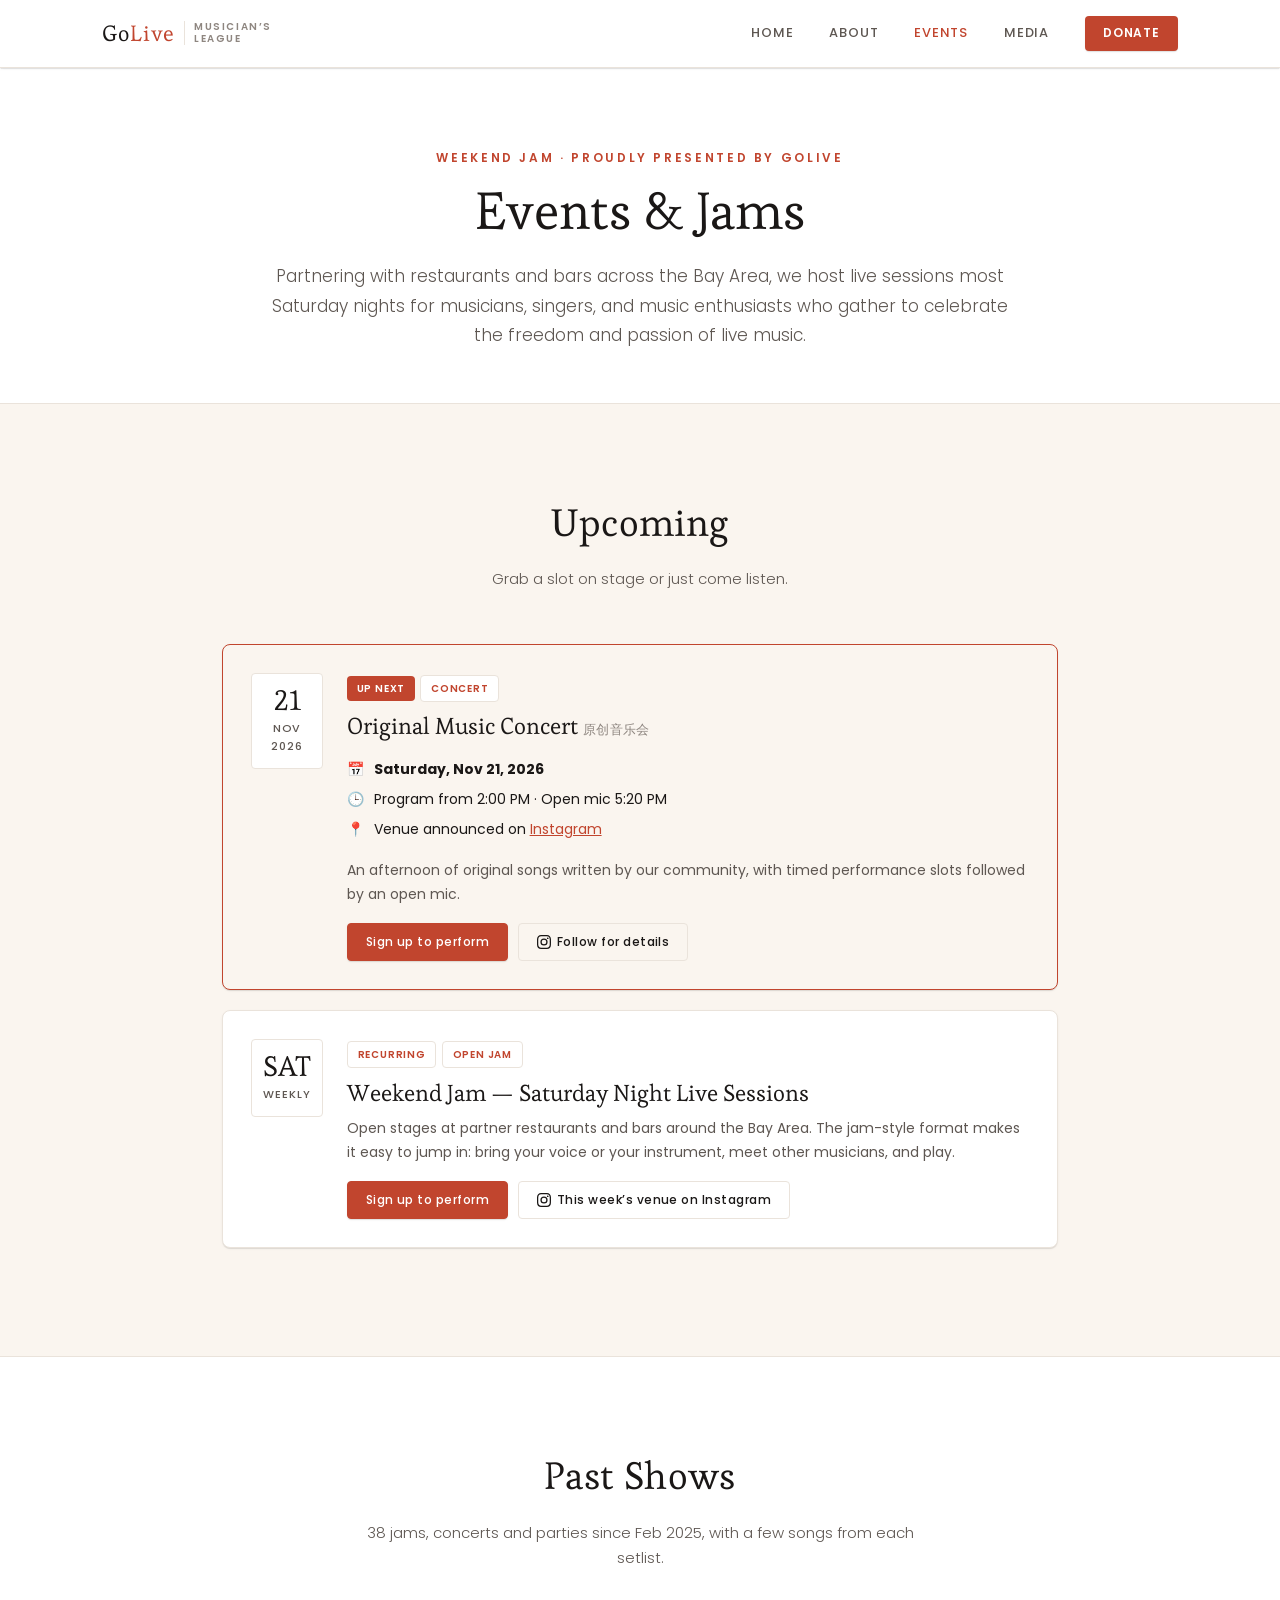
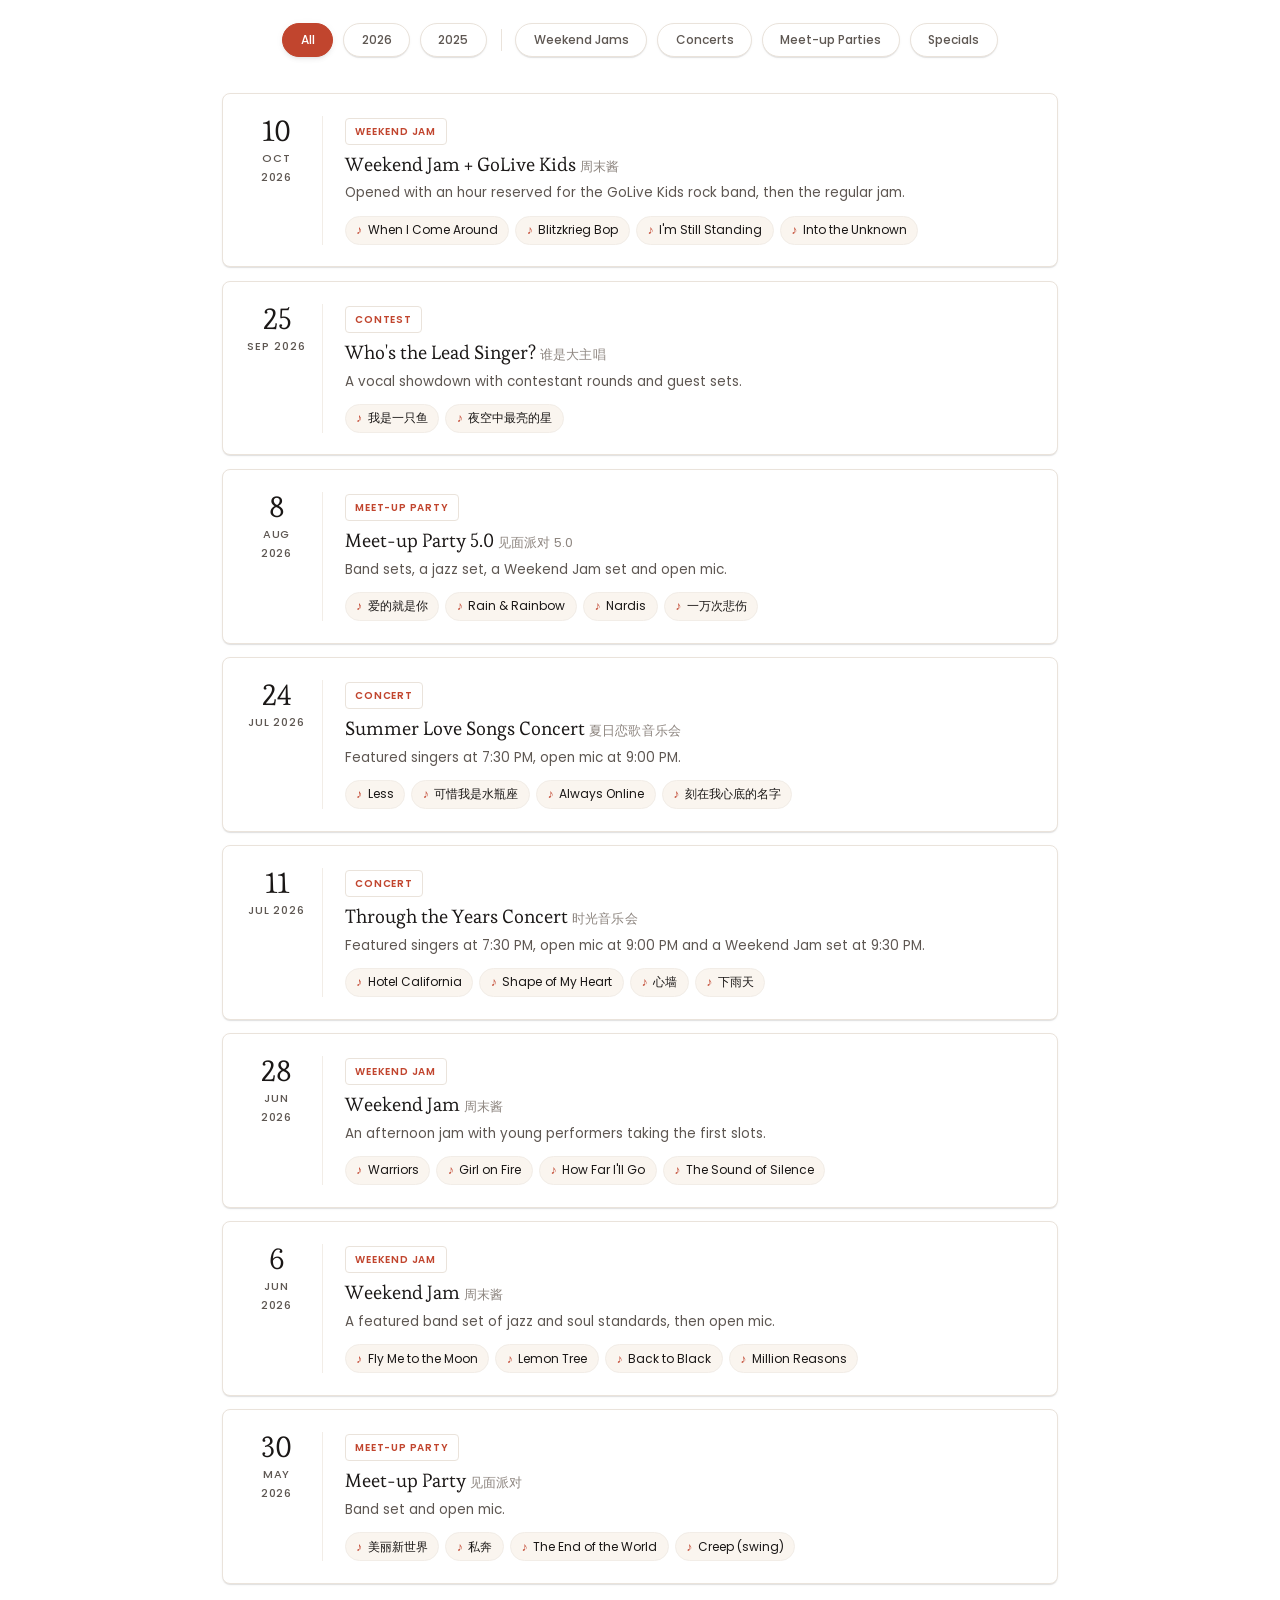
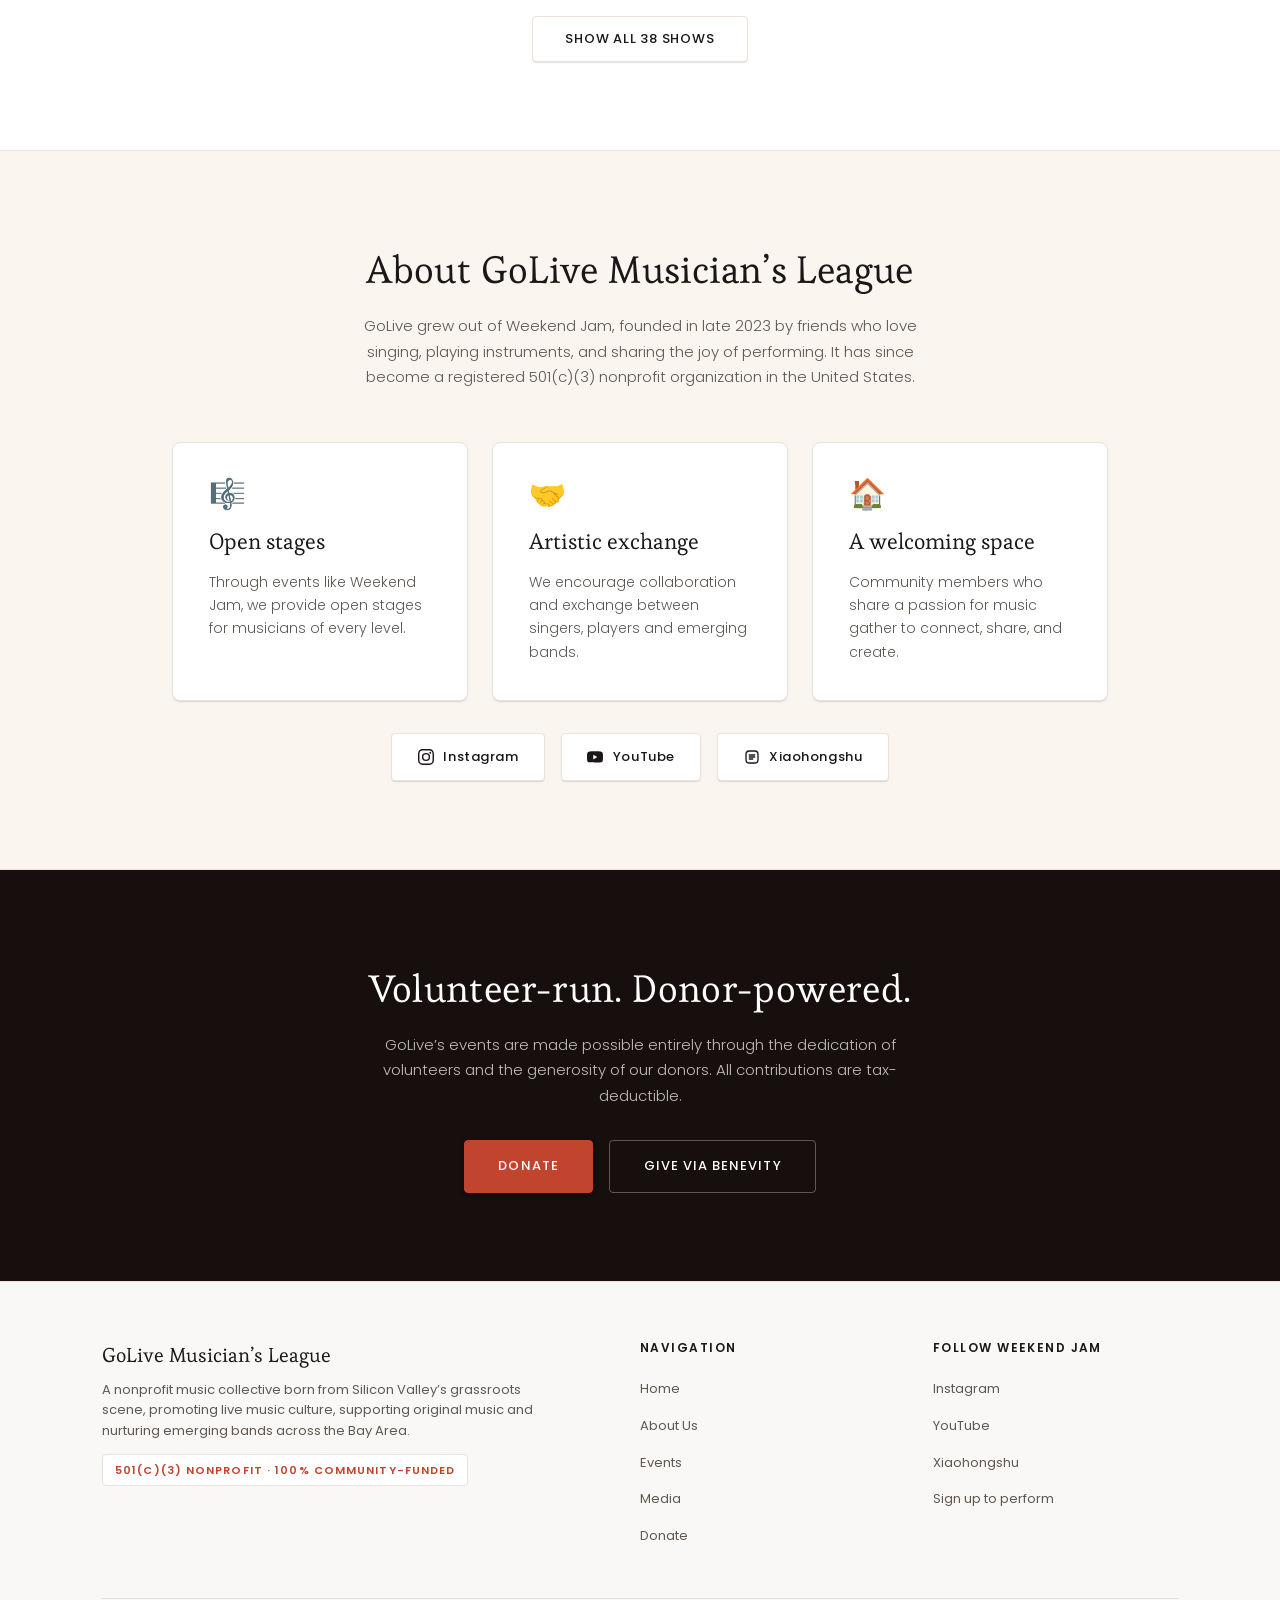
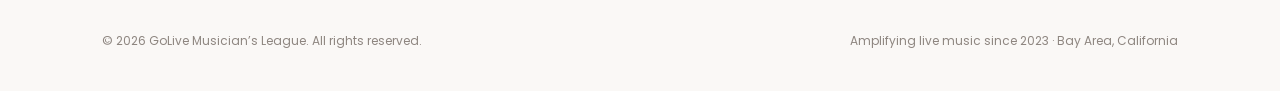
<file: events.html>
<!DOCTYPE html>
<html lang="en">
<head>
    <meta charset="UTF-8">
    <meta name="viewport" content="width=device-width, initial-scale=1.0">
    <meta name="theme-color" content="#C1452E">
    <meta name="description" content="Weekend Jam live sessions every Saturday night across the Bay Area, and GoLive community events.">
    <title>Events — GoLive Musician’s League</title>
    <link rel="icon" href="favicon.ico">
    <link rel="preconnect" href="https://fonts.googleapis.com">
    <link rel="preconnect" href="https://fonts.gstatic.com" crossorigin>
    <link href="https://fonts.googleapis.com/css2?family=Esteban&family=Poppins:ital,wght@0,300;0,400;0,500;0,600;0,700;1,400&display=swap" rel="stylesheet">
    <link rel="stylesheet" href="styles.css">
</head>
<body>
    <a class="skip-link" href="#main">Skip to content</a>

    <nav class="gl-nav" aria-label="Main">
        <div class="container">
            <a href="index.html" class="gl-nav-logo"><b>Go<span>Live</span></b><small>Musician’s<br>League</small></a>
            <div class="gl-nav-links" id="gl-nav-links">
                <a href="index.html">Home</a>
                <a href="about.html">About</a>
                <a href="events.html" class="active" aria-current="page">Events</a>
                <a href="media.html">Media</a>
                <a href="donate.html" class="gl-nav-donate-btn">Donate</a>
            </div>
            <button class="gl-nav-toggle" id="gl-nav-toggle" aria-label="Toggle navigation menu" aria-expanded="false" aria-controls="gl-nav-links">
                <span></span><span></span><span></span>
            </button>
        </div>
    </nav>
    <div class="gl-nav-backdrop" id="gl-nav-backdrop"></div>

    <main id="main">

    <header class="gl-page-header">
        <div class="container">
            <p class="gl-tagline">Weekend Jam · Proudly presented by GoLive</p>
            <h1>Events &amp; Jams</h1>
            <p class="sub">Partnering with restaurants and bars across the Bay Area, we host live sessions most Saturday nights for musicians, singers, and music enthusiasts who gather to celebrate the freedom and passion of live music.</p>
        </div>
    </header>

    <section class="gl-section alt">
        <div class="container narrow">
            <h2 class="gl-section-title">Upcoming</h2>
            <p class="gl-section-sub">Grab a slot on stage or just come listen.</p>
            
            <article class="gl-event-card next">
                <div class="gl-event-date-box"><div class="gl-event-day">21</div><div class="gl-event-month">Nov 2026</div></div>
                <div class="gl-event-body">
                    <span class="gl-tag next">Up next</span><span class="gl-tag type">Concert</span>
                    <h2 class="gl-event-name">Original Music Concert <span class="gl-zh">原创音乐会</span></h2>
                    <ul class="gl-event-details">
                        <li><span>📅</span><span><strong>Saturday, Nov 21, 2026</strong></span></li>
                        <li><span>🕒</span><span>Program from 2:00 PM · Open mic 5:20 PM</span></li>
                        <li><span>📍</span><span>Venue announced on <a href="https://www.instagram.com/weekendjambayarea" target="_blank" rel="noopener">Instagram</a></span></li>
                    </ul>
                    <div class="gl-event-meta"><p>An afternoon of original songs written by our community, with timed performance slots followed by an open mic.</p></div>
                    <div class="gl-event-actions">
                        <a href="https://tinyurl.com/weekend-jam-signup" target="_blank" rel="noopener" class="gl-chip-btn primary">Sign up to perform</a>
                        <a href="https://www.instagram.com/weekendjambayarea" target="_blank" rel="noopener" class="gl-chip-btn"><svg viewBox="0 0 24 24" fill="currentColor" aria-hidden="true"><path d="M12 2.163c3.204 0 3.584.012 4.85.07 3.252.148 4.771 1.691 4.919 4.919.058 1.265.069 1.645.069 4.849 0 3.205-.012 3.584-.069 4.849-.149 3.225-1.664 4.771-4.919 4.919-1.266.058-1.644.07-4.85.07-3.204 0-3.584-.012-4.849-.07-3.26-.149-4.771-1.699-4.919-4.92-.058-1.265-.07-1.644-.07-4.849 0-3.204.013-3.583.07-4.849.149-3.227 1.664-4.771 4.919-4.919 1.266-.057 1.645-.069 4.849-.069zM12 0C8.741 0 8.333.014 7.053.072 2.695.272.273 2.69.073 7.052.014 8.333 0 8.741 0 12c0 3.259.014 3.668.072 4.948.2 4.358 2.618 6.78 6.98 6.98C8.332 23.986 8.741 24 12 24c3.259 0 3.668-.014 4.948-.072 4.354-.2 6.782-2.618 6.979-6.98.059-1.28.073-1.689.073-4.948 0-3.259-.014-3.667-.072-4.947-.196-4.354-2.617-6.78-6.979-6.98C15.668.014 15.259 0 12 0zm0 5.838a6.162 6.162 0 100 12.324 6.162 6.162 0 000-12.324zM12 16a4 4 0 110-8 4 4 0 010 8zm6.406-11.845a1.44 1.44 0 100 2.881 1.44 1.44 0 000-2.881z"/></svg> Follow for details</a>
                    </div>
                </div>
            </article>
            <article class="gl-event-card">
                <div class="gl-event-date-box"><div class="gl-event-day">SAT</div><div class="gl-event-month">Weekly</div></div>
                <div class="gl-event-body">
                    <span class="gl-tag type">Recurring</span><span class="gl-tag type">Open jam</span>
                    <h2 class="gl-event-name">Weekend Jam — Saturday Night Live Sessions</h2>
                    <div class="gl-event-meta">
                        <p>Open stages at partner restaurants and bars around the Bay Area. The jam-style format makes it easy to jump in: bring your voice or your instrument, meet other musicians, and play.</p>
                    </div>
                    <div class="gl-event-actions">
                        <a href="https://tinyurl.com/weekend-jam-signup" target="_blank" rel="noopener" class="gl-chip-btn primary">Sign up to perform</a>
                        <a href="https://www.instagram.com/weekendjambayarea" target="_blank" rel="noopener" class="gl-chip-btn"><svg viewBox="0 0 24 24" fill="currentColor" aria-hidden="true"><path d="M12 2.163c3.204 0 3.584.012 4.85.07 3.252.148 4.771 1.691 4.919 4.919.058 1.265.069 1.645.069 4.849 0 3.205-.012 3.584-.069 4.849-.149 3.225-1.664 4.771-4.919 4.919-1.266.058-1.644.07-4.85.07-3.204 0-3.584-.012-4.849-.07-3.26-.149-4.771-1.699-4.919-4.92-.058-1.265-.07-1.644-.07-4.849 0-3.204.013-3.583.07-4.849.149-3.227 1.664-4.771 4.919-4.919 1.266-.057 1.645-.069 4.849-.069zM12 0C8.741 0 8.333.014 7.053.072 2.695.272.273 2.69.073 7.052.014 8.333 0 8.741 0 12c0 3.259.014 3.668.072 4.948.2 4.358 2.618 6.78 6.98 6.98C8.332 23.986 8.741 24 12 24c3.259 0 3.668-.014 4.948-.072 4.354-.2 6.782-2.618 6.979-6.98.059-1.28.073-1.689.073-4.948 0-3.259-.014-3.667-.072-4.947-.196-4.354-2.617-6.78-6.979-6.98C15.668.014 15.259 0 12 0zm0 5.838a6.162 6.162 0 100 12.324 6.162 6.162 0 000-12.324zM12 16a4 4 0 110-8 4 4 0 010 8zm6.406-11.845a1.44 1.44 0 100 2.881 1.44 1.44 0 000-2.881z"/></svg> This week’s venue on Instagram</a>
                    </div>
                </div>
            </article>
        </div>
    </section>

    <section class="gl-section" id="past">
        <div class="container narrow">
            <h2 class="gl-section-title">Past Shows</h2>
            <p class="gl-section-sub">38 jams, concerts and parties since Feb 2025, with a few songs from each setlist.</p>
            <div class="gl-filters" role="group" aria-label="Filter past shows">
                <button type="button" class="gl-filter-btn active" data-filter-year="all" data-filter-kind="all">All</button>
                <button type="button" class="gl-filter-btn" data-filter-year="2026">2026</button><button type="button" class="gl-filter-btn" data-filter-year="2025">2025</button>
                <span class="gl-filter-sep" aria-hidden="true"></span>
                <button type="button" class="gl-filter-btn" data-filter-kind="jam">Weekend Jams</button><button type="button" class="gl-filter-btn" data-filter-kind="concert">Concerts</button><button type="button" class="gl-filter-btn" data-filter-kind="party">Meet-up Parties</button><button type="button" class="gl-filter-btn" data-filter-kind="special">Specials</button>
            </div>
            <div class="gl-past-list" id="gl-past-list">
                
                <article class="gl-past-card" data-year="2026" data-kind="jam">
                    <div class="gl-past-date"><span class="d">10</span><span class="m">Oct 2026</span></div>
                    <div class="gl-past-body">
                        <span class="gl-tag type">Weekend Jam</span>
                        <h3>Weekend Jam + GoLive Kids <span class="gl-zh">周末酱</span></h3>
                        <p>Opened with an hour reserved for the GoLive Kids rock band, then the regular jam.</p>
                        <ul class="gl-songs" aria-label="Songs performed"><li>When I Come Around</li><li>Blitzkrieg Bop</li><li>I&#x27;m Still Standing</li><li>Into the Unknown</li></ul>
                    </div>
                </article>
                <article class="gl-past-card" data-year="2026" data-kind="concert">
                    <div class="gl-past-date"><span class="d">25</span><span class="m">Sep 2026</span></div>
                    <div class="gl-past-body">
                        <span class="gl-tag type">Contest</span>
                        <h3>Who&#x27;s the Lead Singer? <span class="gl-zh">谁是大主唱</span></h3>
                        <p>A vocal showdown with contestant rounds and guest sets.</p>
                        <ul class="gl-songs" aria-label="Songs performed"><li>我是一只鱼</li><li>夜空中最亮的星</li></ul>
                    </div>
                </article>
                <article class="gl-past-card" data-year="2026" data-kind="party">
                    <div class="gl-past-date"><span class="d">8</span><span class="m">Aug 2026</span></div>
                    <div class="gl-past-body">
                        <span class="gl-tag type">Meet-up Party</span>
                        <h3>Meet-up Party 5.0 <span class="gl-zh">见面派对 5.0</span></h3>
                        <p>Band sets, a jazz set, a Weekend Jam set and open mic.</p>
                        <ul class="gl-songs" aria-label="Songs performed"><li>爱的就是你</li><li>Rain &amp; Rainbow</li><li>Nardis</li><li>一万次悲伤</li></ul>
                    </div>
                </article>
                <article class="gl-past-card" data-year="2026" data-kind="concert">
                    <div class="gl-past-date"><span class="d">24</span><span class="m">Jul 2026</span></div>
                    <div class="gl-past-body">
                        <span class="gl-tag type">Concert</span>
                        <h3>Summer Love Songs Concert <span class="gl-zh">夏日恋歌音乐会</span></h3>
                        <p>Featured singers at 7:30 PM, open mic at 9:00 PM.</p>
                        <ul class="gl-songs" aria-label="Songs performed"><li>Less</li><li>可惜我是水瓶座</li><li>Always Online</li><li>刻在我心底的名字</li></ul>
                    </div>
                </article>
                <article class="gl-past-card" data-year="2026" data-kind="concert">
                    <div class="gl-past-date"><span class="d">11</span><span class="m">Jul 2026</span></div>
                    <div class="gl-past-body">
                        <span class="gl-tag type">Concert</span>
                        <h3>Through the Years Concert <span class="gl-zh">时光音乐会</span></h3>
                        <p>Featured singers at 7:30 PM, open mic at 9:00 PM and a Weekend Jam set at 9:30 PM.</p>
                        <ul class="gl-songs" aria-label="Songs performed"><li>Hotel California</li><li>Shape of My Heart</li><li>心墙</li><li>下雨天</li></ul>
                    </div>
                </article>
                <article class="gl-past-card" data-year="2026" data-kind="jam">
                    <div class="gl-past-date"><span class="d">28</span><span class="m">Jun 2026</span></div>
                    <div class="gl-past-body">
                        <span class="gl-tag type">Weekend Jam</span>
                        <h3>Weekend Jam <span class="gl-zh">周末酱</span></h3>
                        <p>An afternoon jam with young performers taking the first slots.</p>
                        <ul class="gl-songs" aria-label="Songs performed"><li>Warriors</li><li>Girl on Fire</li><li>How Far I&#x27;ll Go</li><li>The Sound of Silence</li></ul>
                    </div>
                </article>
                <article class="gl-past-card" data-year="2026" data-kind="jam">
                    <div class="gl-past-date"><span class="d">6</span><span class="m">Jun 2026</span></div>
                    <div class="gl-past-body">
                        <span class="gl-tag type">Weekend Jam</span>
                        <h3>Weekend Jam <span class="gl-zh">周末酱</span></h3>
                        <p>A featured band set of jazz and soul standards, then open mic.</p>
                        <ul class="gl-songs" aria-label="Songs performed"><li>Fly Me to the Moon</li><li>Lemon Tree</li><li>Back to Black</li><li>Million Reasons</li></ul>
                    </div>
                </article>
                <article class="gl-past-card" data-year="2026" data-kind="party">
                    <div class="gl-past-date"><span class="d">30</span><span class="m">May 2026</span></div>
                    <div class="gl-past-body">
                        <span class="gl-tag type">Meet-up Party</span>
                        <h3>Meet-up Party <span class="gl-zh">见面派对</span></h3>
                        <p>Band set and open mic.</p>
                        <ul class="gl-songs" aria-label="Songs performed"><li>美丽新世界</li><li>私奔</li><li>The End of the World</li><li>Creep (swing)</li></ul>
                    </div>
                </article>
                <article class="gl-past-card" data-year="2026" data-kind="party">
                    <div class="gl-past-date"><span class="d">2</span><span class="m">May 2026</span></div>
                    <div class="gl-past-body">
                        <span class="gl-tag type">Meet-up Party</span>
                        <h3>Meet-up Party 3.0 <span class="gl-zh">见面派对 3.0</span></h3>
                        <p>An open-mic night of Mandarin rock, Cantopop and Radiohead.</p>
                        <ul class="gl-songs" aria-label="Songs performed"><li>不要说话</li><li>私奔</li><li>Exit Music (For a Film)</li><li>暗涌</li></ul>
                    </div>
                </article>
                <article class="gl-past-card" data-year="2026" data-kind="jam">
                    <div class="gl-past-date"><span class="d">18</span><span class="m">Apr 2026</span></div>
                    <div class="gl-past-body">
                        <span class="gl-tag type">Weekend Jam</span>
                        <h3>Weekend Jam with Ningxia</h3>
                        <p>Scheduled sets followed by open mic.</p>
                        <ul class="gl-songs" aria-label="Songs performed"><li>兰亭序</li><li>雨滴的声音</li><li>挪威的森林</li><li>李白</li></ul>
                    </div>
                </article>
                <article class="gl-past-card" data-year="2026" data-kind="jam">
                    <div class="gl-past-date"><span class="d">11</span><span class="m">Apr 2026</span></div>
                    <div class="gl-past-body">
                        <span class="gl-tag type">Weekend Jam</span>
                        <h3>Weekend Jam at 2R, San Mateo <span class="gl-zh">2R San Mateo</span></h3>
                        <p>Band set and open mic on the Peninsula.</p>
                        <ul class="gl-songs" aria-label="Songs performed"><li>亲爱的陌生人</li><li>独家记忆</li><li>幸存者</li><li>Corcovado</li></ul>
                    </div>
                </article>
                <article class="gl-past-card" data-year="2026" data-kind="party">
                    <div class="gl-past-date"><span class="d">28</span><span class="m">Mar 2026</span></div>
                    <div class="gl-past-body">
                        <span class="gl-tag type">Meet-up Party</span>
                        <h3>Meet-up Party <span class="gl-zh">见面派对</span></h3>
                        <p>Band set and open mic.</p>
                        <ul class="gl-songs" aria-label="Songs performed"><li>告白气球</li><li>梦中人</li><li>我是一只鱼</li><li>海鸥</li></ul>
                    </div>
                </article>
                <article class="gl-past-card" data-year="2026" data-kind="jam">
                    <div class="gl-past-date"><span class="d">7</span><span class="m">Mar 2026</span></div>
                    <div class="gl-past-body">
                        <span class="gl-tag type">Weekend Jam</span>
                        <h3>Weekend Jam Under the Lemon Tree <span class="gl-zh">柠树下的周末酱</span></h3>
                        <p>A cozy acoustic session.</p>
                        <ul class="gl-songs" aria-label="Songs performed"><li>梦一场</li><li>小半</li><li>燕子呀</li><li>她说</li></ul>
                    </div>
                </article>
                <article class="gl-past-card" data-year="2026" data-kind="special">
                    <div class="gl-past-date"><span class="d">14</span><span class="m">Feb 2026</span></div>
                    <div class="gl-past-body">
                        <span class="gl-tag type">Special</span>
                        <h3>Valentine&#x27;s Day Special with the Singles League <span class="gl-zh">周末酱小聚 × 单身联盟</span></h3>
                        <p>Co-hosted Valentine&#x27;s night: band sets, open mic and a waiting list that kept going.</p>
                        <ul class="gl-songs" aria-label="Songs performed"><li>喜欢你</li><li>私奔</li><li>无处安放</li><li>故乡</li></ul>
                    </div>
                </article>
                <article class="gl-past-card" data-year="2026" data-kind="jam">
                    <div class="gl-past-date"><span class="d">7</span><span class="m">Feb 2026</span></div>
                    <div class="gl-past-body">
                        <span class="gl-tag type">Weekend Jam</span>
                        <h3>Weekend Jam at ARK <span class="gl-zh">@ARK</span></h3>
                        <p>Open mic night.</p>
                        <ul class="gl-songs" aria-label="Songs performed"><li>当我想你的时候</li><li>Always Somewhere</li><li>谁伴我闯荡</li><li>董小姐</li></ul>
                    </div>
                </article>
                <article class="gl-past-card" data-year="2026" data-kind="jam">
                    <div class="gl-past-date"><span class="d">24</span><span class="m">Jan 2026</span></div>
                    <div class="gl-past-body">
                        <span class="gl-tag type">Weekend Jam</span>
                        <h3>Weekend Jam at ARK Karaoke &amp; Lounge <span class="gl-zh">@ARK Karaoke &amp; Lounge</span></h3>
                        <p>Open mic night.</p>
                        <ul class="gl-songs" aria-label="Songs performed"><li>一万次悲伤</li><li>我还年轻</li><li>喜欢你</li><li>我最亲爱的</li></ul>
                    </div>
                </article>
                <article class="gl-past-card" data-year="2026" data-kind="special">
                    <div class="gl-past-date"><span class="d">10</span><span class="m">Jan 2026</span></div>
                    <div class="gl-past-body">
                        <span class="gl-tag type">Special</span>
                        <h3>First Jam of 2026 <span class="gl-zh">2026 新年第一酱</span></h3>
                        <p>Alt-rock, ballad and chanson-jazz sets, then three rounds of open mic.</p>
                        <ul class="gl-songs" aria-label="Songs performed"><li>Corcovado</li><li>I Wish You Love</li><li>Fly Me to the Moon</li><li>忘情水</li></ul>
                    </div>
                </article>
                <article class="gl-past-card" data-year="2025" data-kind="special">
                    <div class="gl-past-date"><span class="d">27</span><span class="m">Dec 2025</span></div>
                    <div class="gl-past-body">
                        <span class="gl-tag type">Special</span>
                        <h3>Christmas Special <span class="gl-zh">圣诞特辑</span></h3>
                        <p>Featured sets, Christmas sing-alongs, open jam and open mic.</p>
                        <ul class="gl-songs" aria-label="Songs performed"><li>O Christmas Tree</li><li>Mele Kalikimaka</li><li>Golden</li><li>Yellow</li></ul>
                    </div>
                </article>
                <article class="gl-past-card" data-year="2025" data-kind="special">
                    <div class="gl-past-date"><span class="d">22</span><span class="m">Nov 2025</span></div>
                    <div class="gl-past-body">
                        <span class="gl-tag type">Special</span>
                        <h3>Weekend Jam Year-End Party | Proudly Presents GoLive <span class="gl-zh">年终派对</span></h3>
                        <p>A thank-you party for every performer and supporter, at HalalStreet Hotpot Restaurant, Newark: live performances, food &amp; drinks and open mic.</p>
                        
                    </div>
                </article>
                <article class="gl-past-card" data-year="2025" data-kind="jam">
                    <div class="gl-past-date"><span class="d">18</span><span class="m">Oct 2025</span></div>
                    <div class="gl-past-body">
                        <span class="gl-tag type">Weekend Jam</span>
                        <h3>Folk Night <span class="gl-zh">民谣之夜</span></h3>
                        <p>Acoustic and folk favorites.</p>
                        <ul class="gl-songs" aria-label="Songs performed"><li>Good Riddance (Time of Your Life)</li><li>All of Me</li><li>Perfect</li><li>Yellow</li></ul>
                    </div>
                </article>
                <article class="gl-past-card" data-year="2025" data-kind="jam">
                    <div class="gl-past-date"><span class="d">27</span><span class="m">Sep 2025</span></div>
                    <div class="gl-past-body">
                        <span class="gl-tag type">Weekend Jam</span>
                        <h3>Weekend Jam: No Theme <span class="gl-zh">周末酱不设主题</span></h3>
                        <p>Anything goes.</p>
                        <ul class="gl-songs" aria-label="Songs performed"><li>笨小孩</li></ul>
                    </div>
                </article>
                <article class="gl-past-card" data-year="2025" data-kind="jam">
                    <div class="gl-past-date"><span class="d">13</span><span class="m">Sep 2025</span></div>
                    <div class="gl-past-body">
                        <span class="gl-tag type">Weekend Jam</span>
                        <h3>Weekend Jam <span class="gl-zh">周末酱</span></h3>
                        <p>Featured songs, open jam and open mic.</p>
                        <ul class="gl-songs" aria-label="Songs performed"><li>Mojito</li><li>Lemon Tree</li><li>Flowers</li><li>Despacito</li></ul>
                    </div>
                </article>
                <article class="gl-past-card" data-year="2025" data-kind="jam">
                    <div class="gl-past-date"><span class="d">30</span><span class="m">Aug 2025</span></div>
                    <div class="gl-past-body">
                        <span class="gl-tag type">Weekend Jam</span>
                        <h3>Weekend Jam <span class="gl-zh">周末酱</span></h3>
                        <p>Featured sets including songs from kids&#x27; movies, then open jam and open mic.</p>
                        <ul class="gl-songs" aria-label="Songs performed"><li>歌舞伎町の女王</li><li>Beautiful Ghosts</li><li>Beyond (Moana 2)</li><li>Girl on Fire</li></ul>
                    </div>
                </article>
                <article class="gl-past-card" data-year="2025" data-kind="jam">
                    <div class="gl-past-date"><span class="d">2</span><span class="m">Aug 2025</span></div>
                    <div class="gl-past-body">
                        <span class="gl-tag type">Weekend Jam</span>
                        <h3>Weekend Jam <span class="gl-zh">周末酱</span></h3>
                        <p>Mandarin pop night.</p>
                        <ul class="gl-songs" aria-label="Songs performed"><li>好久不见</li><li>偷心</li><li>萱草花</li><li>亲爱的你啊</li></ul>
                    </div>
                </article>
                <article class="gl-past-card" data-year="2025" data-kind="concert">
                    <div class="gl-past-date"><span class="d">26</span><span class="m">Jul 2025</span></div>
                    <div class="gl-past-body">
                        <span class="gl-tag type">Concert</span>
                        <h3>Organizers&#x27; Showcase <span class="gl-zh">周末酱群演</span></h3>
                        <p>The Weekend Jam organizing committee&#x27;s first showcase, two songs each, plus a jazz jam.</p>
                        <ul class="gl-songs" aria-label="Songs performed"><li>故乡</li><li>Five Hundred Miles</li><li>成都</li><li>My Heart Will Go On</li></ul>
                    </div>
                </article>
                <article class="gl-past-card" data-year="2025" data-kind="jam">
                    <div class="gl-past-date"><span class="d">12</span><span class="m">Jul 2025</span></div>
                    <div class="gl-past-body">
                        <span class="gl-tag type">Weekend Jam</span>
                        <h3>Weekend Jam <span class="gl-zh">周末酱</span></h3>
                        <p>Mandarin pop classics and open mic.</p>
                        <ul class="gl-songs" aria-label="Songs performed"><li>身骑白马</li><li>那年夏天宁静的海</li><li>刻在我心底的名字</li><li>偷心</li></ul>
                    </div>
                </article>
                <article class="gl-past-card" data-year="2025" data-kind="jam">
                    <div class="gl-past-date"><span class="d">28</span><span class="m">Jun 2025</span></div>
                    <div class="gl-past-body">
                        <span class="gl-tag type">Weekend Jam</span>
                        <h3>Weekend Jam <span class="gl-zh">周末酱</span></h3>
                        <p>Open mic, songs added on demand.</p>
                        
                    </div>
                </article>
                <article class="gl-past-card" data-year="2025" data-kind="jam">
                    <div class="gl-past-date"><span class="d">14</span><span class="m">Jun 2025</span></div>
                    <div class="gl-past-body">
                        <span class="gl-tag type">Weekend Jam</span>
                        <h3>Weekend Jam <span class="gl-zh">周末酱</span></h3>
                        <p>Jazz and soul standards.</p>
                        <ul class="gl-songs" aria-label="Songs performed"><li>Both Sides Now</li><li>Feeling Good</li><li>Moon River</li><li>If I Ain&#x27;t Got You</li></ul>
                    </div>
                </article>
                <article class="gl-past-card" data-year="2025" data-kind="jam">
                    <div class="gl-past-date"><span class="d">31</span><span class="m">May 2025</span></div>
                    <div class="gl-past-body">
                        <span class="gl-tag type">Weekend Jam</span>
                        <h3>Weekend Jam <span class="gl-zh">周末酱</span></h3>
                        <p>Open jam and open mic.</p>
                        <ul class="gl-songs" aria-label="Songs performed"><li>Que Sera, Sera</li><li>Shake It Off</li><li>Something Just Like This</li><li>Escaping Gravity</li></ul>
                    </div>
                </article>
                <article class="gl-past-card" data-year="2025" data-kind="jam">
                    <div class="gl-past-date"><span class="d">17</span><span class="m">May 2025</span></div>
                    <div class="gl-past-body">
                        <span class="gl-tag type">Weekend Jam</span>
                        <h3>Weekend Jam <span class="gl-zh">周末酱</span></h3>
                        <p>Vocal sets plus an instrumental jazz jam.</p>
                        <ul class="gl-songs" aria-label="Songs performed"><li>爱很简单</li><li>Autumn Leaves</li><li>Footprints</li><li>Freddie Freeloader</li></ul>
                    </div>
                </article>
                <article class="gl-past-card" data-year="2025" data-kind="jam">
                    <div class="gl-past-date"><span class="d">10</span><span class="m">May 2025</span></div>
                    <div class="gl-past-body">
                        <span class="gl-tag type">Weekend Jam</span>
                        <h3>Weekend Jam <span class="gl-zh">周末酱</span></h3>
                        <p>Pop, rock and Mandarin ballads.</p>
                        <ul class="gl-songs" aria-label="Songs performed"><li>Edelweiss</li><li>海阔天空</li><li>Shake It Off</li><li>一个人一座城</li></ul>
                    </div>
                </article>
                <article class="gl-past-card" data-year="2025" data-kind="jam">
                    <div class="gl-past-date"><span class="d">4</span><span class="m">May 2025</span></div>
                    <div class="gl-past-body">
                        <span class="gl-tag type">Weekend Jam</span>
                        <h3>Weekend Jam <span class="gl-zh">周末酱</span></h3>
                        <p>Genre jam time slots from 5:30 PM.</p>
                        
                    </div>
                </article>
                <article class="gl-past-card" data-year="2025" data-kind="jam">
                    <div class="gl-past-date"><span class="d">26</span><span class="m">Apr 2025</span></div>
                    <div class="gl-past-body">
                        <span class="gl-tag type">Weekend Jam</span>
                        <h3>Weekend Jam <span class="gl-zh">周末酱</span></h3>
                        <p>Coldplay favorites and open mic.</p>
                        <ul class="gl-songs" aria-label="Songs performed"><li>Yellow</li><li>Viva La Vida</li></ul>
                    </div>
                </article>
                <article class="gl-past-card" data-year="2025" data-kind="jam">
                    <div class="gl-past-date"><span class="d">19</span><span class="m">Apr 2025</span></div>
                    <div class="gl-past-body">
                        <span class="gl-tag type">Weekend Jam</span>
                        <h3>Weekend Jam: Jazz Night <span class="gl-zh">周末酱</span></h3>
                        <p>A jazz-forward night, from Laufey to a C blues boogie-woogie jam.</p>
                        <ul class="gl-songs" aria-label="Songs performed"><li>From the Start</li><li>The Girl from Ipanema</li><li>City of Stars</li><li>Creep</li></ul>
                    </div>
                </article>
                <article class="gl-past-card" data-year="2025" data-kind="jam">
                    <div class="gl-past-date"><span class="d">12</span><span class="m">Apr 2025</span></div>
                    <div class="gl-past-body">
                        <span class="gl-tag type">Weekend Jam</span>
                        <h3>Weekend Jam <span class="gl-zh">周末酱</span></h3>
                        <p>Sing-along pop and open mic.</p>
                        <ul class="gl-songs" aria-label="Songs performed"><li>All of Me</li><li>Let It Be</li><li>Perfect</li><li>The Scientist</li></ul>
                    </div>
                </article>
                <article class="gl-past-card" data-year="2025" data-kind="jam">
                    <div class="gl-past-date"><span class="d">8</span><span class="m">Mar 2025</span></div>
                    <div class="gl-past-body">
                        <span class="gl-tag type">Weekend Jam</span>
                        <h3>Weekend Jam <span class="gl-zh">周末酱</span></h3>
                        <p>Beatles covers next to members&#x27; original songs.</p>
                        <ul class="gl-songs" aria-label="Songs performed"><li>Here Comes the Sun</li><li>Hey Jude</li><li>Come Together</li><li>APT.</li></ul>
                    </div>
                </article>
                <article class="gl-past-card" data-year="2025" data-kind="jam">
                    <div class="gl-past-date"><span class="d">1</span><span class="m">Mar 2025</span></div>
                    <div class="gl-past-body">
                        <span class="gl-tag type">Weekend Jam</span>
                        <h3>Weekend Jam <span class="gl-zh">周末酱</span></h3>
                        <p>Covers and originals, from Mandarin pop to La Vie en Rose.</p>
                        <ul class="gl-songs" aria-label="Songs performed"><li>夜空中最亮的星</li><li>宇航员 (original)</li><li>La Vie en Rose</li><li>Five Hundred Miles</li></ul>
                    </div>
                </article>
                <article class="gl-past-card" data-year="2025" data-kind="jam">
                    <div class="gl-past-date"><span class="d">22</span><span class="m">Feb 2025</span></div>
                    <div class="gl-past-body">
                        <span class="gl-tag type">Weekend Jam</span>
                        <h3>Weekend Jam <span class="gl-zh">周末酱</span></h3>
                        <p>A night heavy on Jay Chou favorites.</p>
                        <ul class="gl-songs" aria-label="Songs performed"><li>夜曲</li><li>七里香</li><li>半岛铁盒</li><li>不能说的秘密</li></ul>
                    </div>
                </article>
            </div>
            <p class="gl-no-events" id="gl-no-past" hidden>No shows match this filter.</p>
            <button type="button" class="gl-more-btn" id="gl-past-more">Show all 38 shows</button>
        </div>
    </section>

    <section class="gl-section alt">
        <div class="container" style="max-width:1000px;">
            <h2 class="gl-section-title">About GoLive Musician’s League</h2>
            <p class="gl-section-sub">GoLive grew out of Weekend Jam, founded in late 2023 by friends who love singing, playing instruments, and sharing the joy of performing. It has since become a registered 501(c)(3) nonprofit organization in the United States.</p>
            <div class="gl-grid-3">
                <div class="gl-card"><div class="gl-card-icon">🎼</div><h3>Open stages</h3><p>Through events like Weekend Jam, we provide open stages for musicians of every level.</p></div>
                <div class="gl-card"><div class="gl-card-icon">🤝</div><h3>Artistic exchange</h3><p>We encourage collaboration and exchange between singers, players and emerging bands.</p></div>
                <div class="gl-card"><div class="gl-card-icon">🏠</div><h3>A welcoming space</h3><p>Community members who share a passion for music gather to connect, share, and create.</p></div>
            </div>
            <div class="gl-social-links">
                <a href="https://www.instagram.com/weekendjambayarea" target="_blank" rel="noopener" class="gl-social-link"><svg viewBox="0 0 24 24" fill="currentColor" aria-hidden="true"><path d="M12 2.163c3.204 0 3.584.012 4.85.07 3.252.148 4.771 1.691 4.919 4.919.058 1.265.069 1.645.069 4.849 0 3.205-.012 3.584-.069 4.849-.149 3.225-1.664 4.771-4.919 4.919-1.266.058-1.644.07-4.85.07-3.204 0-3.584-.012-4.849-.07-3.26-.149-4.771-1.699-4.919-4.92-.058-1.265-.07-1.644-.07-4.849 0-3.204.013-3.583.07-4.849.149-3.227 1.664-4.771 4.919-4.919 1.266-.057 1.645-.069 4.849-.069zM12 0C8.741 0 8.333.014 7.053.072 2.695.272.273 2.69.073 7.052.014 8.333 0 8.741 0 12c0 3.259.014 3.668.072 4.948.2 4.358 2.618 6.78 6.98 6.98C8.332 23.986 8.741 24 12 24c3.259 0 3.668-.014 4.948-.072 4.354-.2 6.782-2.618 6.979-6.98.059-1.28.073-1.689.073-4.948 0-3.259-.014-3.667-.072-4.947-.196-4.354-2.617-6.78-6.979-6.98C15.668.014 15.259 0 12 0zm0 5.838a6.162 6.162 0 100 12.324 6.162 6.162 0 000-12.324zM12 16a4 4 0 110-8 4 4 0 010 8zm6.406-11.845a1.44 1.44 0 100 2.881 1.44 1.44 0 000-2.881z"/></svg> Instagram</a>
                <a href="https://www.youtube.com/@WeekendJam-BayArea" target="_blank" rel="noopener" class="gl-social-link"><svg viewBox="0 0 24 24" fill="currentColor" aria-hidden="true"><path d="M23.498 6.186a3.016 3.016 0 00-2.122-2.136C19.587 3.545 12 3.545 12 3.545s-7.587 0-9.376.505A3.017 3.017 0 00.502 6.186C0 7.973 0 12 0 12s0 4.027.502 5.814a3.016 3.016 0 002.122 2.136c1.789.505 9.376.505 9.376.505s7.587 0 9.376-.505a3.015 3.015 0 002.122-2.136c.502-1.787.502-5.814.502-5.814s0-4.027-.502-5.814zM9.461 8.751l5.99 3.434-5.99 3.434V8.751z"/></svg> YouTube</a>
                <a href="https://www.xiaohongshu.com/user/profile/64dffda30000000001012498" target="_blank" rel="noopener" class="gl-social-link"><svg viewBox="0 0 24 24" fill="none" stroke="currentColor" stroke-width="2" aria-hidden="true"><rect x="3" y="3" width="18" height="18" rx="5"/><path d="M8 9h8M8 12h8M8 15h5" stroke-linecap="round"/></svg> Xiaohongshu</a>
            </div>
        </div>
    </section>

    <section class="gl-section gl-cta-band">
        <div class="container">
            <h2 class="gl-section-title">Volunteer-run. Donor-powered.</h2>
            <p class="gl-section-sub">GoLive’s events are made possible entirely through the dedication of volunteers and the generosity of our donors. All contributions are tax-deductible.</p>
            <div class="gl-actions">
                <a href="donate.html" class="gl-btn">Donate</a>
                <a href="https://benevity.com" target="_blank" rel="noopener" class="gl-btn-secondary">Give via Benevity</a>
            </div>
        </div>
    </section>

    </main>

    <footer class="gl-footer">
        <div class="container">
            <div class="gl-footer-content">
                <div class="gl-footer-brand">
                    <h4>GoLive Musician’s League</h4>
                    <p>A nonprofit music collective born from Silicon Valley’s grassroots scene, promoting live music culture, supporting original music and nurturing emerging bands across the Bay Area.</p>
                    <span class="gl-badge">501(c)(3) Nonprofit · 100% Community-Funded</span>
                </div>
                <div class="gl-footer-col">
                    <h5>Navigation</h5>
                    <ul class="gl-footer-links">
                        <li><a href="index.html">Home</a></li>
                        <li><a href="about.html">About Us</a></li>
                        <li><a href="events.html">Events</a></li>
                        <li><a href="media.html">Media</a></li>
                        <li><a href="donate.html">Donate</a></li>
                    </ul>
                </div>
                <div class="gl-footer-col">
                    <h5>Follow Weekend Jam</h5>
                    <ul class="gl-footer-links">
                        <li><a href="https://www.instagram.com/weekendjambayarea" target="_blank" rel="noopener">Instagram</a></li>
                        <li><a href="https://www.youtube.com/@WeekendJam-BayArea" target="_blank" rel="noopener">YouTube</a></li>
                        <li><a href="https://www.xiaohongshu.com/user/profile/64dffda30000000001012498" target="_blank" rel="noopener">Xiaohongshu</a></li>
                        <li><a href="https://tinyurl.com/weekend-jam-signup" target="_blank" rel="noopener">Sign up to perform</a></li>
                    </ul>
                </div>
            </div>
            <div class="gl-footer-bottom">
                <div>© <span id="gl-year">2026</span> GoLive Musician’s League. All rights reserved.</div>
                <div>Amplifying live music since 2023 · Bay Area, California</div>
            </div>
        </div>
    </footer>

    <script src="site.js"></script>
</body>
</html>
</file>
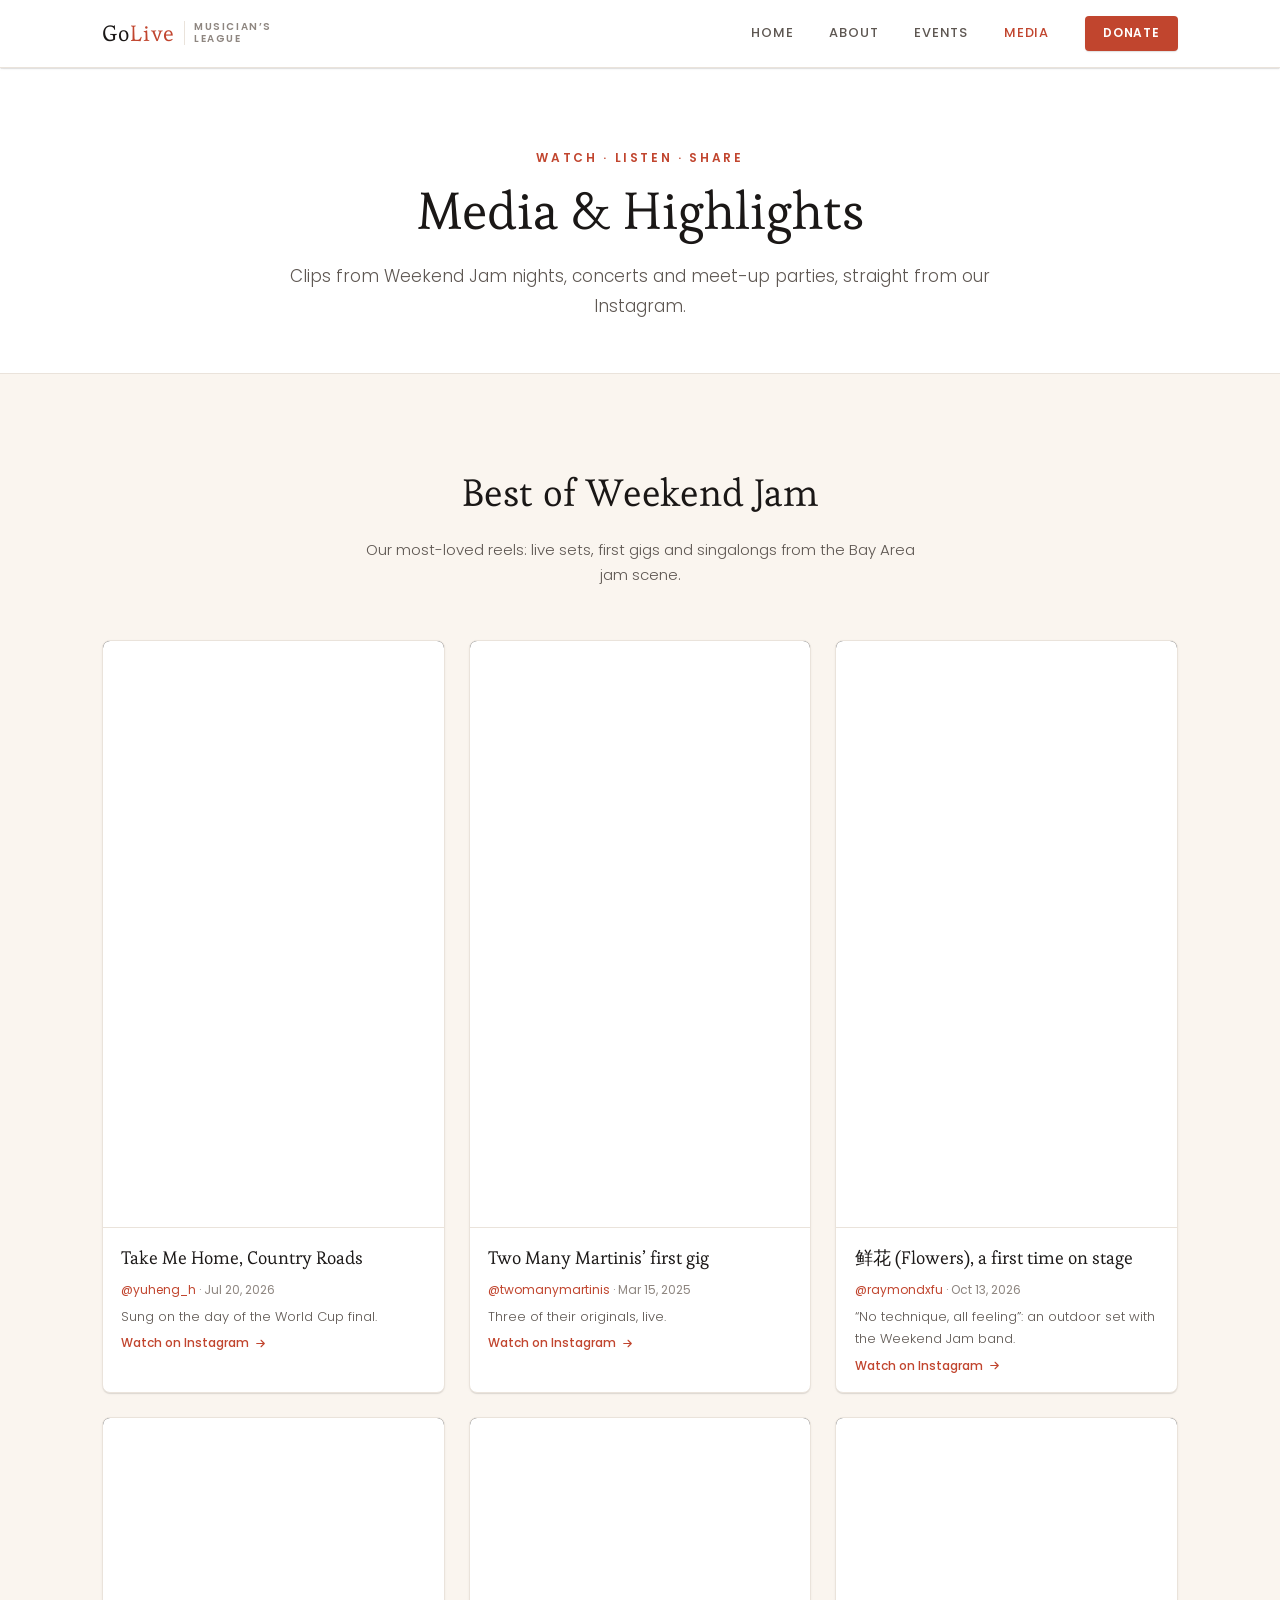
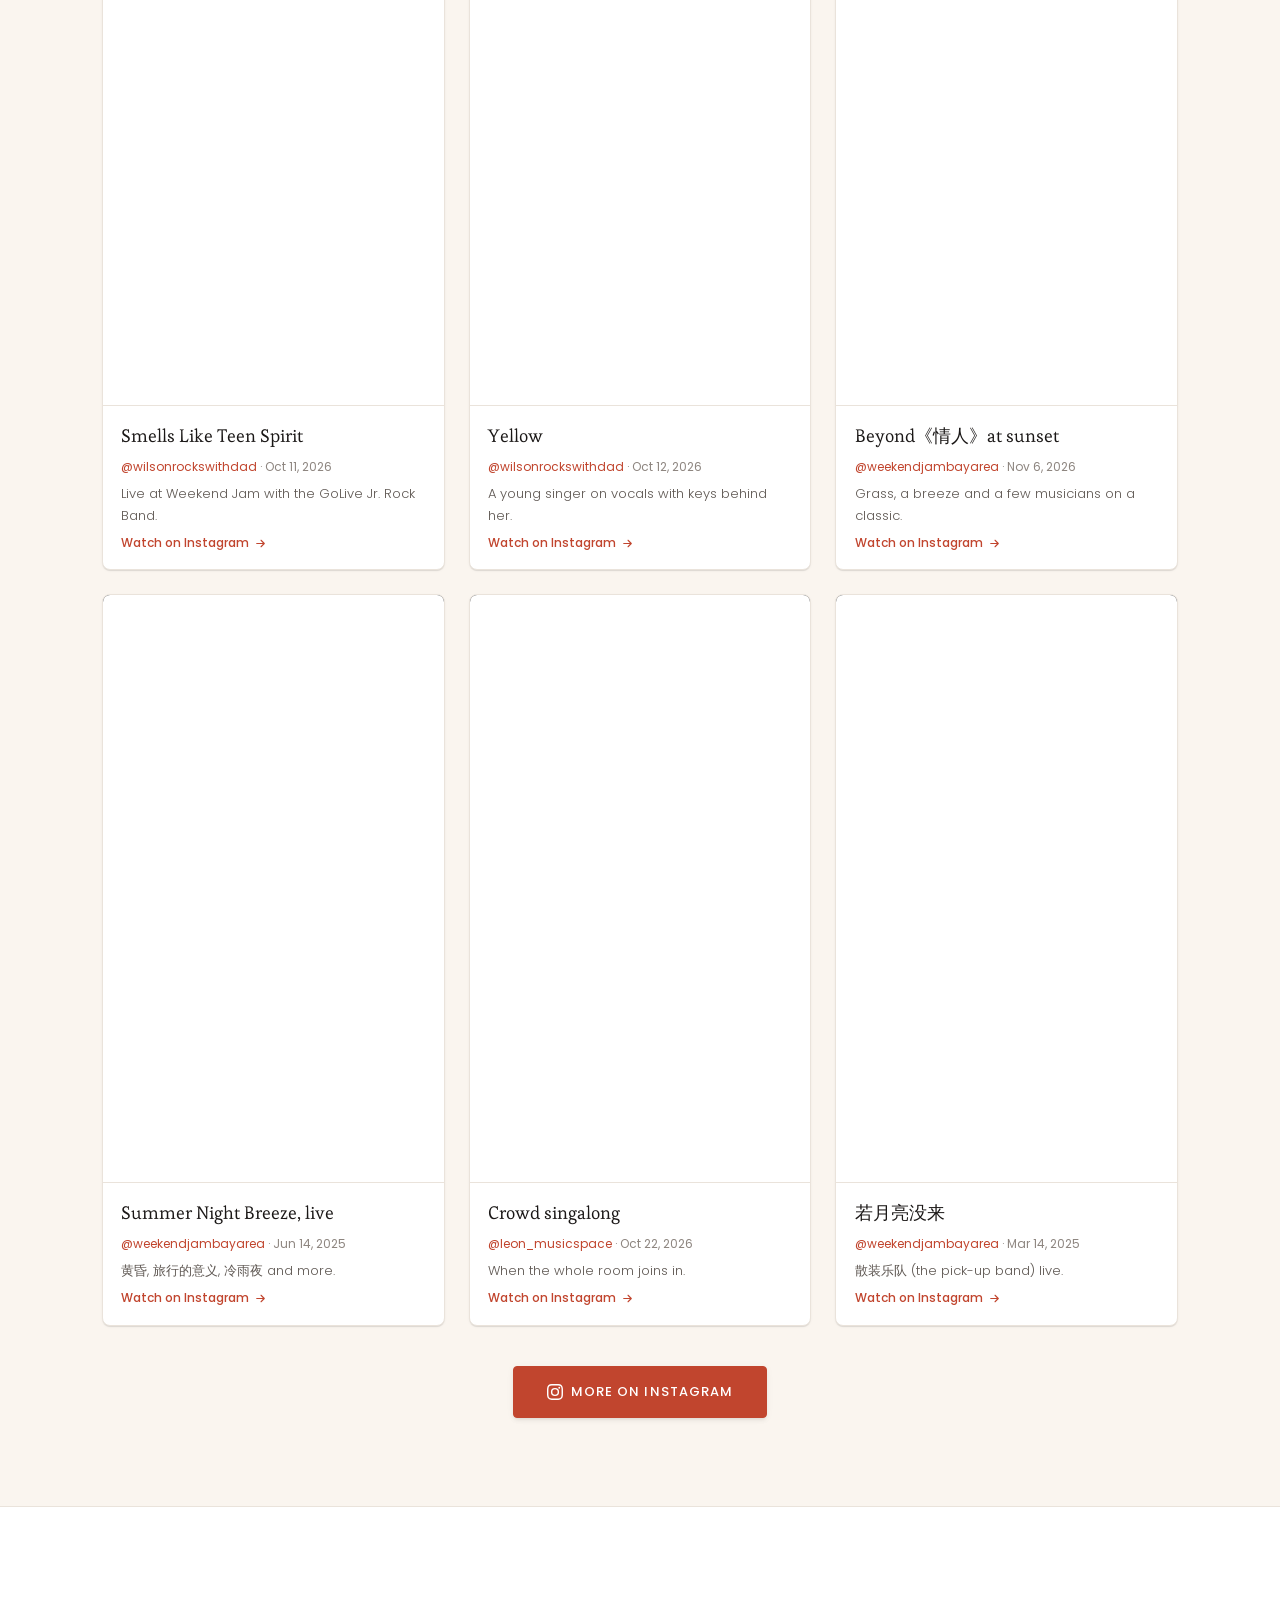
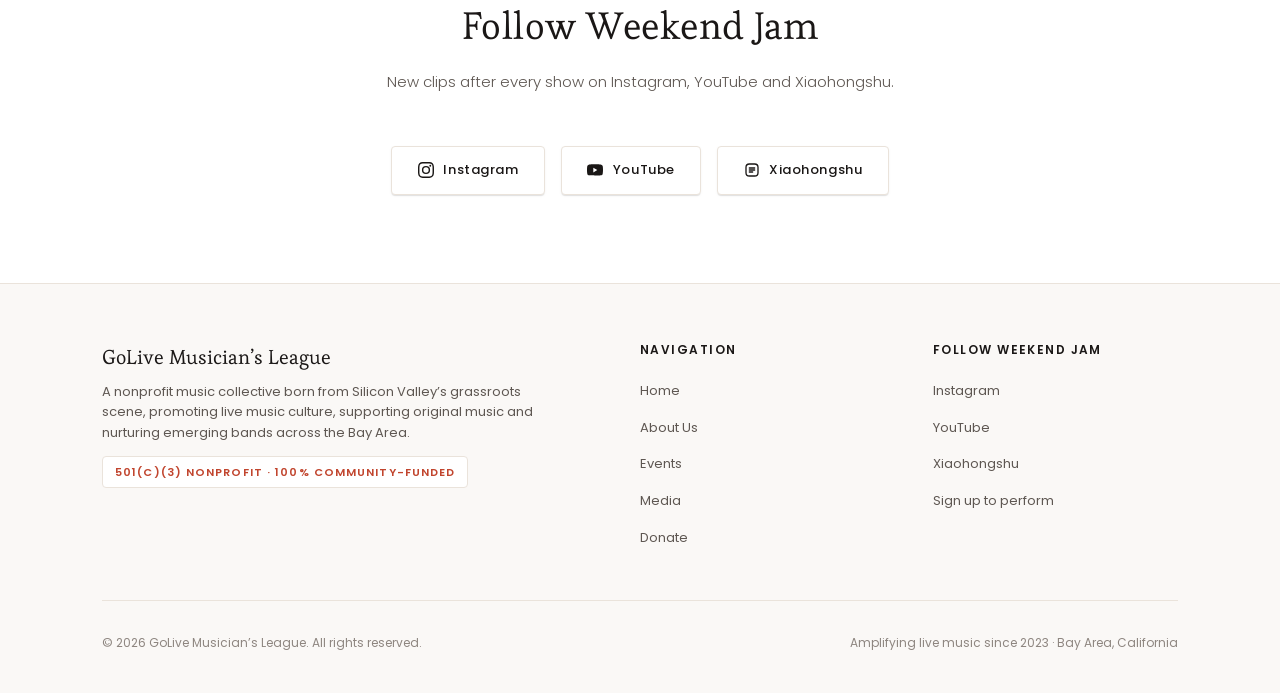
<file: media.html>
<!DOCTYPE html>
<html lang="en">
<head>
    <meta charset="UTF-8">
    <meta name="viewport" content="width=device-width, initial-scale=1.0">
    <meta name="theme-color" content="#C1452E">
    <meta name="description" content="Video highlights from Weekend Jam nights and GoLive concerts.">
    <title>Media — GoLive Musician’s League</title>
    <link rel="icon" href="favicon.ico">
    <link rel="preconnect" href="https://fonts.googleapis.com">
    <link rel="preconnect" href="https://fonts.gstatic.com" crossorigin>
    <link href="https://fonts.googleapis.com/css2?family=Esteban&family=Poppins:ital,wght@0,300;0,400;0,500;0,600;0,700;1,400&display=swap" rel="stylesheet">
    <link rel="stylesheet" href="styles.css">
</head>
<body>
    <a class="skip-link" href="#main">Skip to content</a>

    <nav class="gl-nav" aria-label="Main">
        <div class="container">
            <a href="index.html" class="gl-nav-logo"><b>Go<span>Live</span></b><small>Musician’s<br>League</small></a>
            <div class="gl-nav-links" id="gl-nav-links">
                <a href="index.html">Home</a>
                <a href="about.html">About</a>
                <a href="events.html">Events</a>
                <a href="media.html" class="active" aria-current="page">Media</a>
                <a href="donate.html" class="gl-nav-donate-btn">Donate</a>
            </div>
            <button class="gl-nav-toggle" id="gl-nav-toggle" aria-label="Toggle navigation menu" aria-expanded="false" aria-controls="gl-nav-links">
                <span></span><span></span><span></span>
            </button>
        </div>
    </nav>
    <div class="gl-nav-backdrop" id="gl-nav-backdrop"></div>

    <main id="main">

    <header class="gl-page-header">
        <div class="container">
            <p class="gl-tagline">Watch · Listen · Share</p>
            <h1>Media &amp; Highlights</h1>
            <p class="sub">Clips from Weekend Jam nights, concerts and meet-up parties, straight from our Instagram.</p>
        </div>
    </header>

    <section class="gl-section alt">
        <div class="container">
            <h2 class="gl-section-title">Best of Weekend Jam</h2>
            <p class="gl-section-sub">Our most-loved reels: live sets, first gigs and singalongs from the Bay Area jam scene.</p>
            <div class="gl-reel-grid">
                
                <figure class="gl-reel-card">
                    <div class="gl-reel-frame"><iframe src="https://www.instagram.com/reel/DbBaEVLOapl/embed/" loading="lazy" title="Take Me Home, Country Roads on Instagram" allowtransparency="true" allow="autoplay; encrypted-media; picture-in-picture; clipboard-write" scrolling="no"></iframe></div>
                    <figcaption>
                        <strong>Take Me Home, Country Roads</strong>
                        <span class="gl-reel-meta"><a href="https://www.instagram.com/yuheng_h/" target="_blank" rel="noopener">@yuheng_h</a> · Jul 20, 2026</span>
                        <span class="gl-reel-note">Sung on the day of the World Cup final.</span>
                        <a class="gl-reel-open" href="https://www.instagram.com/reel/DbBaEVLOapl/" target="_blank" rel="noopener">Watch on Instagram <svg viewBox="0 0 24 24" fill="none" stroke="currentColor" stroke-width="2" aria-hidden="true"><path d="M5 12h14M13 6l6 6-6 6" stroke-linecap="round" stroke-linejoin="round"/></svg></a>
                    </figcaption>
                </figure>
                <figure class="gl-reel-card">
                    <div class="gl-reel-frame"><iframe src="https://www.instagram.com/reel/DHOq4UavV8l/embed/" loading="lazy" title="Two Many Martinis’ first gig on Instagram" allowtransparency="true" allow="autoplay; encrypted-media; picture-in-picture; clipboard-write" scrolling="no"></iframe></div>
                    <figcaption>
                        <strong>Two Many Martinis’ first gig</strong>
                        <span class="gl-reel-meta"><a href="https://www.instagram.com/twomanymartinis/" target="_blank" rel="noopener">@twomanymartinis</a> · Mar 15, 2025</span>
                        <span class="gl-reel-note">Three of their originals, live.</span>
                        <a class="gl-reel-open" href="https://www.instagram.com/reel/DHOq4UavV8l/" target="_blank" rel="noopener">Watch on Instagram <svg viewBox="0 0 24 24" fill="none" stroke="currentColor" stroke-width="2" aria-hidden="true"><path d="M5 12h14M13 6l6 6-6 6" stroke-linecap="round" stroke-linejoin="round"/></svg></a>
                    </figcaption>
                </figure>
                <figure class="gl-reel-card">
                    <div class="gl-reel-frame"><iframe src="https://www.instagram.com/reel/Dec9CDYv9wU/embed/" loading="lazy" title="鲜花 (Flowers), a first time on stage on Instagram" allowtransparency="true" allow="autoplay; encrypted-media; picture-in-picture; clipboard-write" scrolling="no"></iframe></div>
                    <figcaption>
                        <strong>鲜花 (Flowers), a first time on stage</strong>
                        <span class="gl-reel-meta"><a href="https://www.instagram.com/raymondxfu/" target="_blank" rel="noopener">@raymondxfu</a> · Oct 13, 2026</span>
                        <span class="gl-reel-note">“No technique, all feeling”: an outdoor set with the Weekend Jam band.</span>
                        <a class="gl-reel-open" href="https://www.instagram.com/reel/Dec9CDYv9wU/" target="_blank" rel="noopener">Watch on Instagram <svg viewBox="0 0 24 24" fill="none" stroke="currentColor" stroke-width="2" aria-hidden="true"><path d="M5 12h14M13 6l6 6-6 6" stroke-linecap="round" stroke-linejoin="round"/></svg></a>
                    </figcaption>
                </figure>
                <figure class="gl-reel-card">
                    <div class="gl-reel-frame"><iframe src="https://www.instagram.com/reel/DeXzSMqPXs4/embed/" loading="lazy" title="Smells Like Teen Spirit on Instagram" allowtransparency="true" allow="autoplay; encrypted-media; picture-in-picture; clipboard-write" scrolling="no"></iframe></div>
                    <figcaption>
                        <strong>Smells Like Teen Spirit</strong>
                        <span class="gl-reel-meta"><a href="https://www.instagram.com/wilsonrockswithdad/" target="_blank" rel="noopener">@wilsonrockswithdad</a> · Oct 11, 2026</span>
                        <span class="gl-reel-note">Live at Weekend Jam with the GoLive Jr. Rock Band.</span>
                        <a class="gl-reel-open" href="https://www.instagram.com/reel/DeXzSMqPXs4/" target="_blank" rel="noopener">Watch on Instagram <svg viewBox="0 0 24 24" fill="none" stroke="currentColor" stroke-width="2" aria-hidden="true"><path d="M5 12h14M13 6l6 6-6 6" stroke-linecap="round" stroke-linejoin="round"/></svg></a>
                    </figcaption>
                </figure>
                <figure class="gl-reel-card">
                    <div class="gl-reel-frame"><iframe src="https://www.instagram.com/reel/Dea5TxUC-5e/embed/" loading="lazy" title="Yellow on Instagram" allowtransparency="true" allow="autoplay; encrypted-media; picture-in-picture; clipboard-write" scrolling="no"></iframe></div>
                    <figcaption>
                        <strong>Yellow</strong>
                        <span class="gl-reel-meta"><a href="https://www.instagram.com/wilsonrockswithdad/" target="_blank" rel="noopener">@wilsonrockswithdad</a> · Oct 12, 2026</span>
                        <span class="gl-reel-note">A young singer on vocals with keys behind her.</span>
                        <a class="gl-reel-open" href="https://www.instagram.com/reel/Dea5TxUC-5e/" target="_blank" rel="noopener">Watch on Instagram <svg viewBox="0 0 24 24" fill="none" stroke="currentColor" stroke-width="2" aria-hidden="true"><path d="M5 12h14M13 6l6 6-6 6" stroke-linecap="round" stroke-linejoin="round"/></svg></a>
                    </figcaption>
                </figure>
                <figure class="gl-reel-card">
                    <div class="gl-reel-frame"><iframe src="https://www.instagram.com/reel/DfbVk2WgDJs/embed/" loading="lazy" title="Beyond《情人》at sunset on Instagram" allowtransparency="true" allow="autoplay; encrypted-media; picture-in-picture; clipboard-write" scrolling="no"></iframe></div>
                    <figcaption>
                        <strong>Beyond《情人》at sunset</strong>
                        <span class="gl-reel-meta"><a href="https://www.instagram.com/weekendjambayarea/" target="_blank" rel="noopener">@weekendjambayarea</a> · Nov 6, 2026</span>
                        <span class="gl-reel-note">Grass, a breeze and a few musicians on a classic.</span>
                        <a class="gl-reel-open" href="https://www.instagram.com/reel/DfbVk2WgDJs/" target="_blank" rel="noopener">Watch on Instagram <svg viewBox="0 0 24 24" fill="none" stroke="currentColor" stroke-width="2" aria-hidden="true"><path d="M5 12h14M13 6l6 6-6 6" stroke-linecap="round" stroke-linejoin="round"/></svg></a>
                    </figcaption>
                </figure>
                <figure class="gl-reel-card">
                    <div class="gl-reel-frame"><iframe src="https://www.instagram.com/reel/DK6CQHsRf7a/embed/" loading="lazy" title="Summer Night Breeze, live on Instagram" allowtransparency="true" allow="autoplay; encrypted-media; picture-in-picture; clipboard-write" scrolling="no"></iframe></div>
                    <figcaption>
                        <strong>Summer Night Breeze, live</strong>
                        <span class="gl-reel-meta"><a href="https://www.instagram.com/weekendjambayarea/" target="_blank" rel="noopener">@weekendjambayarea</a> · Jun 14, 2025</span>
                        <span class="gl-reel-note">黄昏, 旅行的意义, 冷雨夜 and more.</span>
                        <a class="gl-reel-open" href="https://www.instagram.com/reel/DK6CQHsRf7a/" target="_blank" rel="noopener">Watch on Instagram <svg viewBox="0 0 24 24" fill="none" stroke="currentColor" stroke-width="2" aria-hidden="true"><path d="M5 12h14M13 6l6 6-6 6" stroke-linecap="round" stroke-linejoin="round"/></svg></a>
                    </figcaption>
                </figure>
                <figure class="gl-reel-card">
                    <div class="gl-reel-frame"><iframe src="https://www.instagram.com/reel/De0gzGSNsvK/embed/" loading="lazy" title="Crowd singalong on Instagram" allowtransparency="true" allow="autoplay; encrypted-media; picture-in-picture; clipboard-write" scrolling="no"></iframe></div>
                    <figcaption>
                        <strong>Crowd singalong</strong>
                        <span class="gl-reel-meta"><a href="https://www.instagram.com/leon_musicspace/" target="_blank" rel="noopener">@leon_musicspace</a> · Oct 22, 2026</span>
                        <span class="gl-reel-note">When the whole room joins in.</span>
                        <a class="gl-reel-open" href="https://www.instagram.com/reel/De0gzGSNsvK/" target="_blank" rel="noopener">Watch on Instagram <svg viewBox="0 0 24 24" fill="none" stroke="currentColor" stroke-width="2" aria-hidden="true"><path d="M5 12h14M13 6l6 6-6 6" stroke-linecap="round" stroke-linejoin="round"/></svg></a>
                    </figcaption>
                </figure>
                <figure class="gl-reel-card">
                    <div class="gl-reel-frame"><iframe src="https://www.instagram.com/reel/DHNXrJZOkqK/embed/" loading="lazy" title="若月亮没来 on Instagram" allowtransparency="true" allow="autoplay; encrypted-media; picture-in-picture; clipboard-write" scrolling="no"></iframe></div>
                    <figcaption>
                        <strong>若月亮没来</strong>
                        <span class="gl-reel-meta"><a href="https://www.instagram.com/weekendjambayarea/" target="_blank" rel="noopener">@weekendjambayarea</a> · Mar 14, 2025</span>
                        <span class="gl-reel-note">散装乐队 (the pick-up band) live.</span>
                        <a class="gl-reel-open" href="https://www.instagram.com/reel/DHNXrJZOkqK/" target="_blank" rel="noopener">Watch on Instagram <svg viewBox="0 0 24 24" fill="none" stroke="currentColor" stroke-width="2" aria-hidden="true"><path d="M5 12h14M13 6l6 6-6 6" stroke-linecap="round" stroke-linejoin="round"/></svg></a>
                    </figcaption>
                </figure>
            </div>
            <div class="gl-actions" style="justify-content:center; margin-top:2.5rem;">
                <a href="https://www.instagram.com/weekendjambayarea" target="_blank" rel="noopener" class="gl-btn"><svg viewBox="0 0 24 24" fill="currentColor" aria-hidden="true"><path d="M12 2.163c3.204 0 3.584.012 4.85.07 3.252.148 4.771 1.691 4.919 4.919.058 1.265.069 1.645.069 4.849 0 3.205-.012 3.584-.069 4.849-.149 3.225-1.664 4.771-4.919 4.919-1.266.058-1.644.07-4.85.07-3.204 0-3.584-.012-4.849-.07-3.26-.149-4.771-1.699-4.919-4.92-.058-1.265-.07-1.644-.07-4.849 0-3.204.013-3.583.07-4.849.149-3.227 1.664-4.771 4.919-4.919 1.266-.057 1.645-.069 4.849-.069zM12 0C8.741 0 8.333.014 7.053.072 2.695.272.273 2.69.073 7.052.014 8.333 0 8.741 0 12c0 3.259.014 3.668.072 4.948.2 4.358 2.618 6.78 6.98 6.98C8.332 23.986 8.741 24 12 24c3.259 0 3.668-.014 4.948-.072 4.354-.2 6.782-2.618 6.979-6.98.059-1.28.073-1.689.073-4.948 0-3.259-.014-3.667-.072-4.947-.196-4.354-2.617-6.78-6.979-6.98C15.668.014 15.259 0 12 0zm0 5.838a6.162 6.162 0 100 12.324 6.162 6.162 0 000-12.324zM12 16a4 4 0 110-8 4 4 0 010 8zm6.406-11.845a1.44 1.44 0 100 2.881 1.44 1.44 0 000-2.881z"/></svg> More on Instagram</a>
            </div>
        </div>
    </section>

    <section class="gl-section">
        <div class="container" style="max-width:900px; text-align:center;">
            <h2 class="gl-section-title">Follow Weekend Jam</h2>
            <p class="gl-section-sub">New clips after every show on Instagram, YouTube and Xiaohongshu.</p>
            <div class="gl-social-links">
                <a href="https://www.instagram.com/weekendjambayarea" target="_blank" rel="noopener" class="gl-social-link"><svg viewBox="0 0 24 24" fill="currentColor" aria-hidden="true"><path d="M12 2.163c3.204 0 3.584.012 4.85.07 3.252.148 4.771 1.691 4.919 4.919.058 1.265.069 1.645.069 4.849 0 3.205-.012 3.584-.069 4.849-.149 3.225-1.664 4.771-4.919 4.919-1.266.058-1.644.07-4.85.07-3.204 0-3.584-.012-4.849-.07-3.26-.149-4.771-1.699-4.919-4.92-.058-1.265-.07-1.644-.07-4.849 0-3.204.013-3.583.07-4.849.149-3.227 1.664-4.771 4.919-4.919 1.266-.057 1.645-.069 4.849-.069zM12 0C8.741 0 8.333.014 7.053.072 2.695.272.273 2.69.073 7.052.014 8.333 0 8.741 0 12c0 3.259.014 3.668.072 4.948.2 4.358 2.618 6.78 6.98 6.98C8.332 23.986 8.741 24 12 24c3.259 0 3.668-.014 4.948-.072 4.354-.2 6.782-2.618 6.979-6.98.059-1.28.073-1.689.073-4.948 0-3.259-.014-3.667-.072-4.947-.196-4.354-2.617-6.78-6.979-6.98C15.668.014 15.259 0 12 0zm0 5.838a6.162 6.162 0 100 12.324 6.162 6.162 0 000-12.324zM12 16a4 4 0 110-8 4 4 0 010 8zm6.406-11.845a1.44 1.44 0 100 2.881 1.44 1.44 0 000-2.881z"/></svg> Instagram</a>
                <a href="https://www.youtube.com/@WeekendJam-BayArea" target="_blank" rel="noopener" class="gl-social-link"><svg viewBox="0 0 24 24" fill="currentColor" aria-hidden="true"><path d="M23.498 6.186a3.016 3.016 0 00-2.122-2.136C19.587 3.545 12 3.545 12 3.545s-7.587 0-9.376.505A3.017 3.017 0 00.502 6.186C0 7.973 0 12 0 12s0 4.027.502 5.814a3.016 3.016 0 002.122 2.136c1.789.505 9.376.505 9.376.505s7.587 0 9.376-.505a3.015 3.015 0 002.122-2.136c.502-1.787.502-5.814.502-5.814s0-4.027-.502-5.814zM9.461 8.751l5.99 3.434-5.99 3.434V8.751z"/></svg> YouTube</a>
                <a href="https://www.xiaohongshu.com/user/profile/64dffda30000000001012498" target="_blank" rel="noopener" class="gl-social-link"><svg viewBox="0 0 24 24" fill="none" stroke="currentColor" stroke-width="2" aria-hidden="true"><rect x="3" y="3" width="18" height="18" rx="5"/><path d="M8 9h8M8 12h8M8 15h5" stroke-linecap="round"/></svg> Xiaohongshu</a>
            </div>
        </div>
    </section>

    </main>

    <footer class="gl-footer">
        <div class="container">
            <div class="gl-footer-content">
                <div class="gl-footer-brand">
                    <h4>GoLive Musician’s League</h4>
                    <p>A nonprofit music collective born from Silicon Valley’s grassroots scene, promoting live music culture, supporting original music and nurturing emerging bands across the Bay Area.</p>
                    <span class="gl-badge">501(c)(3) Nonprofit · 100% Community-Funded</span>
                </div>
                <div class="gl-footer-col">
                    <h5>Navigation</h5>
                    <ul class="gl-footer-links">
                        <li><a href="index.html">Home</a></li>
                        <li><a href="about.html">About Us</a></li>
                        <li><a href="events.html">Events</a></li>
                        <li><a href="media.html">Media</a></li>
                        <li><a href="donate.html">Donate</a></li>
                    </ul>
                </div>
                <div class="gl-footer-col">
                    <h5>Follow Weekend Jam</h5>
                    <ul class="gl-footer-links">
                        <li><a href="https://www.instagram.com/weekendjambayarea" target="_blank" rel="noopener">Instagram</a></li>
                        <li><a href="https://www.youtube.com/@WeekendJam-BayArea" target="_blank" rel="noopener">YouTube</a></li>
                        <li><a href="https://www.xiaohongshu.com/user/profile/64dffda30000000001012498" target="_blank" rel="noopener">Xiaohongshu</a></li>
                        <li><a href="https://tinyurl.com/weekend-jam-signup" target="_blank" rel="noopener">Sign up to perform</a></li>
                    </ul>
                </div>
            </div>
            <div class="gl-footer-bottom">
                <div>© <span id="gl-year">2026</span> GoLive Musician’s League. All rights reserved.</div>
                <div>Amplifying live music since 2023 · Bay Area, California</div>
            </div>
        </div>
    </footer>

    <script src="site.js"></script>
</body>
</html>
</file>
<file: styles.css>
/* GoLive Musician's League — rebuilt on the SF Indian Music Project "home2" system:
   Esteban serif + Poppins sans, generous whitespace, warm palette, flat elevation.
   Accent colours come from GoLive's own instruments illustration (coral guitar, amber drums). */

:root {
    --bg: #FFFFFF;
    --bg-alt: #FAF5EF;
    --bg-card: #FFFFFF;
    --bg-warm: #F6EADB;
    --ink: #160F0D;
    --text: #1A1716;
    --text-light: #5E5752;
    --text-lighter: #8E8680;
    --accent: #C1452E;
    --accent-hover: #A2361F;
    --accent-light: rgba(193, 69, 46, 0.08);
    --amber: #F0B158;
    --coral: #E1634B;
    --serif: 'Esteban', Georgia, serif;
    --sans: 'Poppins', -apple-system, BlinkMacSystemFont, 'Segoe UI', sans-serif;
    --border: #EAE3DB;
    --border-light: #F2EDE7;
    --radius-sm: 4px;
    --radius: 8px;
    --radius-lg: 12px;
    --nav-h: 68px;
    --elevation-1: 0px 2px 1px -1px rgba(0,0,0,0.06), 0px 1px 1px 0px rgba(0,0,0,0.04), 0px 1px 3px 0px rgba(0,0,0,0.04);
    --elevation-2: 0px 3px 3px -2px rgba(0,0,0,0.06), 0px 3px 4px 0px rgba(0,0,0,0.04), 0px 1px 8px 0px rgba(0,0,0,0.04);
    --elevation-3: 0px 3px 5px -1px rgba(0,0,0,0.08), 0px 6px 10px 0px rgba(0,0,0,0.05), 0px 1px 18px 0px rgba(0,0,0,0.05);
}

* { margin: 0; padding: 0; box-sizing: border-box; }
html { scroll-behavior: smooth; }
body {
    font-family: var(--sans);
    background: var(--bg);
    color: var(--text);
    line-height: 1.7;
    -webkit-font-smoothing: antialiased;
}
img { max-width: 100%; }
a { color: var(--accent); }
.container { max-width: 1140px; margin: 0 auto; padding: 0 2rem; }
.narrow { max-width: 900px; }
.skip-link { position: absolute; left: -999px; top: 0; background: var(--accent); color: #fff; padding: .5rem 1rem; z-index: 2000; }
.skip-link:focus { left: 1rem; top: 1rem; }
:focus-visible { outline: 2px solid var(--accent); outline-offset: 3px; }

/* ── Navigation ── */
.gl-nav {
    position: fixed; top: 0; left: 0; right: 0; z-index: 1000;
    background: #FFFFFF; border-bottom: 1px solid var(--border);
    height: var(--nav-h); display: flex; align-items: center;
    box-shadow: var(--elevation-1);
}
.gl-nav .container { display: flex; align-items: center; justify-content: space-between; width: 100%; }
.gl-nav-logo {
    font-family: var(--serif); font-size: 1.4rem; color: var(--text);
    text-decoration: none; letter-spacing: 0.04em; display: flex; align-items: center; gap: .55rem;
}
.gl-nav-logo b { font-weight: 400; }
.gl-nav-logo span { color: var(--accent); }
.gl-nav-logo small {
    font-family: var(--sans); font-size: .625rem; font-weight: 600; letter-spacing: .16em;
    text-transform: uppercase; color: var(--text-lighter); border-left: 1px solid var(--border);
    padding-left: .55rem; line-height: 1.2;
}
.gl-nav-links { display: flex; gap: 2.25rem; align-items: center; }
.gl-nav-links a {
    font-size: .8125rem; font-weight: 500; color: var(--text-light); text-decoration: none;
    letter-spacing: .06em; text-transform: uppercase; transition: color .2s;
}
.gl-nav-links a:hover, .gl-nav-links a.active { color: var(--accent); }
.gl-nav-donate-btn {
    display: inline-flex; align-items: center; padding: .45rem 1.15rem;
    background: var(--accent); color: #FFFFFF !important; border-radius: var(--radius-sm);
    font-size: .75rem !important; font-weight: 600 !important; box-shadow: var(--elevation-1);
    transition: all .2s;
}
.gl-nav-donate-btn:hover { background: var(--accent-hover); transform: translateY(-1px); }
.gl-nav-toggle {
    display: none; background: transparent; border: none; cursor: pointer; width: 40px; height: 40px;
    align-items: center; justify-content: center; flex-direction: column; gap: 5px; z-index: 1001;
}
.gl-nav-toggle span { display: block; width: 22px; height: 2px; background: var(--text); border-radius: 2px; transition: all .25s; }
.gl-nav-toggle.open span:nth-child(1) { transform: translateY(7px) rotate(45deg); }
.gl-nav-toggle.open span:nth-child(2) { opacity: 0; }
.gl-nav-toggle.open span:nth-child(3) { transform: translateY(-7px) rotate(-45deg); }
.gl-nav-backdrop { display: none; }

@media (max-width: 768px) {
    .gl-nav-toggle { display: flex; }
    .gl-nav-logo small { display: none; }
    .gl-nav-links {
        position: fixed; top: var(--nav-h); left: 0; right: 0; background: #FFFFFF;
        flex-direction: column; align-items: stretch; padding: 1.5rem 2rem 2.25rem; gap: 1rem;
        border-bottom: 1px solid var(--border); box-shadow: var(--elevation-3);
        transform: translateY(-120%); opacity: 0; pointer-events: none;
        transition: transform .3s, opacity .25s; z-index: 999;
    }
    .gl-nav-links.open { transform: translateY(0); opacity: 1; pointer-events: auto; }
    .gl-nav-links a { font-size: .9375rem; padding: .6rem 0; border-bottom: 1px solid var(--border-light); }
    .gl-nav-links a.gl-nav-donate-btn { justify-content: center; padding: .75rem 1rem; border-bottom: none; margin-top: .5rem; }
    .gl-nav-backdrop {
        display: block; position: fixed; inset: 0; background: rgba(0,0,0,.25);
        opacity: 0; pointer-events: none; transition: opacity .3s; z-index: 998;
    }
    .gl-nav-backdrop.open { opacity: 1; pointer-events: auto; }
}

/* ── Split hero ── */
.gl-hero {
    min-height: calc(100vh - var(--nav-h)); margin-top: var(--nav-h);
    border-bottom: 1px solid var(--border); display: flex; align-items: stretch;
}
.gl-hero-split { display: grid; grid-template-columns: 1fr 1fr; width: 100%; }
.gl-hero-visual {
    position: relative; background: var(--bg-warm); overflow: hidden; min-height: 520px;
    border-right: 1px solid var(--border);
}
.gl-hero-sun {
    position: absolute; width: 62%; aspect-ratio: 1; border-radius: 50%;
    background: var(--amber); opacity: .35; top: 12%; left: 50%; transform: translateX(-50%);
}
.gl-hero-illustration {
    position: absolute; left: 50%; bottom: -6%; width: min(118%, 760px); transform: translateX(-50%);
}
.gl-eq {
    position: absolute; top: 2rem; right: 2rem; display: flex; align-items: flex-end; gap: 4px; height: 28px;
}
.gl-eq i { display: block; width: 4px; background: var(--accent); border-radius: 2px; animation: gl-eq 1.1s ease-in-out infinite; }
.gl-eq i:nth-child(1) { height: 40%; animation-delay: -.2s; }
.gl-eq i:nth-child(2) { height: 90%; animation-delay: -.6s; }
.gl-eq i:nth-child(3) { height: 60%; animation-delay: -.4s; }
.gl-eq i:nth-child(4) { height: 100%; animation-delay: -.9s; }
.gl-eq i:nth-child(5) { height: 50%; animation-delay: -.1s; }
@keyframes gl-eq { 0%,100% { transform: scaleY(.35); } 50% { transform: scaleY(1); } }
.gl-eq i { transform-origin: bottom; }
@media (prefers-reduced-motion: reduce) { .gl-eq i { animation: none; } }
.gl-hero-badge {
    position: absolute; bottom: 2rem; left: 2rem; z-index: 3; background: #FFFFFF; color: var(--text);
    padding: .5rem 1rem; border-radius: var(--radius-sm); font-size: .75rem; font-weight: 600;
    letter-spacing: .08em; text-transform: uppercase; box-shadow: var(--elevation-2);
    display: inline-flex; align-items: center; gap: .5rem;
}
.gl-live-dot { width: 8px; height: 8px; border-radius: 50%; background: var(--coral); box-shadow: 0 0 0 3px rgba(225,99,75,.2); }
.gl-hero-content { display: flex; align-items: center; padding: 4.5rem 4rem; }
.gl-hero-content-inner { max-width: 540px; }
.gl-tagline {
    font-size: .75rem; font-weight: 600; color: var(--accent); text-transform: uppercase;
    letter-spacing: .22em; margin-bottom: .85rem;
}
.gl-hero-title {
    font-family: var(--serif); font-size: 3.4rem; font-weight: 400; line-height: 1.12;
    margin-bottom: 1.75rem; letter-spacing: -.01em;
}
.gl-hero-title span { color: var(--accent); }
.gl-hero-body { font-size: .9375rem; color: var(--text-light); line-height: 1.8; margin-bottom: 2.25rem; font-weight: 300; }
.gl-hero-body p { margin-bottom: .85rem; }
.gl-hero-body p.lead { font-size: 1.05rem; font-weight: 400; color: var(--text); line-height: 1.7; margin-bottom: 1.15rem; }
.gl-actions { display: flex; gap: 1rem; flex-wrap: wrap; align-items: center; }

.gl-btn, .gl-btn-secondary {
    display: inline-flex; align-items: center; justify-content: center; gap: .5rem;
    padding: .875rem 2.1rem; font-size: .8125rem; font-weight: 500; letter-spacing: .08em;
    text-transform: uppercase; text-decoration: none; border-radius: var(--radius-sm);
    transition: all .25s cubic-bezier(.4,0,.2,1); font-family: var(--sans); cursor: pointer;
}
.gl-btn { background: var(--accent); color: #FFFFFF; border: 1px solid var(--accent); box-shadow: var(--elevation-2); }
.gl-btn:hover { background: var(--accent-hover); border-color: var(--accent-hover); box-shadow: var(--elevation-3); transform: translateY(-1px); }
.gl-btn-secondary { background: transparent; color: var(--text); border: 1px solid var(--border); }
.gl-btn-secondary:hover { border-color: var(--text); background: var(--bg-alt); }
.gl-btn svg, .gl-btn-secondary svg { width: 16px; height: 16px; }

@media (max-width: 960px) {
    .gl-hero-split { grid-template-columns: 1fr; }
    .gl-hero-content { order: 1; padding: 3.5rem 1.75rem 2.5rem; }
    .gl-hero-visual { order: 2; height: 420px; min-height: 420px; border-right: none; border-top: 1px solid var(--border); }
    .gl-hero-illustration { width: min(100%, 520px); }
    .gl-hero-title { font-size: 2.6rem; }
}
@media (max-width: 600px) {
    .container { padding: 0 1.25rem; }
    .gl-hero-content { padding: 2.5rem 1.25rem 2rem; }
    .gl-hero-visual { height: 320px; min-height: 320px; }
    .gl-hero-title { font-size: 2.2rem; }
    .gl-actions { flex-direction: column; align-items: stretch; }
    .gl-btn, .gl-btn-secondary { width: 100%; }
}

/* ── Sections ── */
.gl-section { padding: 5.5rem 0; }
.gl-section + .gl-section { border-top: 1px solid var(--border); }
.gl-section.alt { background: var(--bg-alt); }
.gl-section-title {
    font-family: var(--serif); font-size: 2.35rem; font-weight: 400; text-align: center;
    margin-bottom: .65rem; letter-spacing: .01em;
}
.gl-section-sub {
    text-align: center; font-size: .9375rem; color: var(--text-light); margin: 0 auto 3.25rem;
    max-width: 580px; font-weight: 300;
}
@media (max-width: 600px) { .gl-section { padding: 4rem 0; } .gl-section-title { font-size: 1.9rem; } }

/* Page header (inner pages) */
.gl-page-header {
    margin-top: var(--nav-h); padding: 5rem 0 3.25rem; background: #FFFFFF;
    border-bottom: 1px solid var(--border); text-align: center;
}
.gl-page-header .container { max-width: 820px; }
.gl-page-header h1 { font-family: var(--serif); font-size: 3.25rem; font-weight: 400; line-height: 1.15; margin-bottom: 1.25rem; }
.gl-page-header p.sub { font-size: 1.0625rem; line-height: 1.75; color: var(--text-light); font-weight: 300; }
@media (max-width: 600px) { .gl-page-header { padding: 3.5rem 0 2.5rem; } .gl-page-header h1 { font-size: 2.3rem; } }

/* ── Stats ── */
.gl-stats { display: flex; justify-content: center; gap: 4rem; flex-wrap: wrap; padding: 1rem 0 2rem; }
.gl-stat { text-align: center; min-width: 120px; }
.gl-stat-number { font-family: var(--serif); font-size: 3rem; line-height: 1; margin-bottom: .45rem; }
.gl-stat-label { font-size: .75rem; font-weight: 500; text-transform: uppercase; letter-spacing: .14em; color: var(--text-light); }
@media (max-width: 768px) { .gl-stats { gap: 2.5rem; } .gl-stat-number { font-size: 2.25rem; } }

/* ── Cards ── */
.gl-grid-2 { display: grid; grid-template-columns: repeat(2, 1fr); gap: 1.75rem; }
.gl-grid-3 { display: grid; grid-template-columns: repeat(3, 1fr); gap: 1.5rem; }
@media (max-width: 900px) { .gl-grid-3 { grid-template-columns: 1fr; } }
@media (max-width: 768px) { .gl-grid-2 { grid-template-columns: 1fr; } }
.gl-card {
    padding: 2.25rem; background: var(--bg-card); border: 1px solid var(--border);
    border-radius: var(--radius); box-shadow: var(--elevation-1); transition: all .25s cubic-bezier(.4,0,.2,1);
}
.gl-card.hover:hover { border-color: var(--accent); box-shadow: var(--elevation-3); transform: translateY(-2px); }
.gl-card-icon { font-size: 1.85rem; margin-bottom: 1rem; line-height: 1; }
.gl-card h3 { font-family: var(--serif); font-size: 1.35rem; font-weight: 400; margin-bottom: .65rem; }
.gl-card p { font-size: .875rem; color: var(--text-light); line-height: 1.65; font-weight: 300; }
.gl-card .num {
    display: inline-flex; width: 30px; height: 30px; border-radius: 50%; align-items: center; justify-content: center;
    background: var(--accent-light); color: var(--accent); font-weight: 600; font-size: .8125rem; margin-bottom: 1rem;
}
.gl-panel {
    background: #FFFFFF; border: 1px solid var(--border); border-radius: var(--radius);
    padding: 3rem; box-shadow: var(--elevation-2);
}
.gl-panel h2 { font-family: var(--serif); font-size: 2rem; font-weight: 400; margin-bottom: 1.5rem; }
.gl-prose { font-size: 1rem; line-height: 1.85; color: var(--text-light); }
.gl-prose p + p { margin-top: 1.25rem; }
.gl-prose p.lead { font-size: 1.0625rem; color: var(--text); font-weight: 500; }
@media (max-width: 600px) { .gl-panel { padding: 2rem 1.5rem; } .gl-card { padding: 1.75rem; } }

.gl-badge {
    display: inline-block; font-size: .6875rem; font-weight: 600; text-transform: uppercase; letter-spacing: .1em;
    padding: .35rem .75rem; background: #FFFFFF; border: 1px solid var(--border); border-radius: var(--radius-sm);
    color: var(--accent); margin-bottom: 1.25rem;
}

/* Timeline (about) */
.gl-timeline { position: relative; display: grid; gap: 1.25rem; }
.gl-timeline-item { display: grid; grid-template-columns: 120px 1fr; gap: 1.5rem; align-items: start; }
.gl-timeline-year { font-family: var(--serif); font-size: 1.5rem; color: var(--accent); text-align: right; padding-top: 1.6rem; }
@media (max-width: 600px) {
    .gl-timeline-item { grid-template-columns: 1fr; gap: .25rem; }
    .gl-timeline-year { text-align: left; padding-top: 0; }
}

/* ── Events ── */
.gl-event-card {
    display: flex; gap: 1.5rem; padding: 1.75rem; border: 1px solid var(--border); border-radius: var(--radius);
    margin-bottom: 1.25rem; background: var(--bg-card); box-shadow: var(--elevation-1);
}
.gl-event-card.next { border-color: var(--accent); background: var(--bg-alt); }
.gl-event-card.past .gl-event-date-box { opacity: .6; }
.gl-event-date-box {
    flex-shrink: 0; width: 72px; text-align: center; padding: .75rem .25rem; background: #FFFFFF;
    border-radius: var(--radius-sm); border: 1px solid var(--border); align-self: flex-start;
}
.gl-event-day { font-family: var(--serif); font-size: 1.75rem; line-height: 1; }
.gl-event-month { font-size: .6875rem; font-weight: 500; text-transform: uppercase; letter-spacing: .08em; color: var(--text-light); margin-top: .3rem; }
.gl-event-body { flex: 1; min-width: 0; }
.gl-event-name { font-family: var(--serif); font-size: 1.45rem; font-weight: 400; margin-bottom: .5rem; line-height: 1.3; }
.gl-event-meta { font-size: .875rem; color: var(--text-light); line-height: 1.75; }
.gl-event-meta strong { color: var(--text); font-weight: 600; }
.gl-event-meta p + p { margin-top: .6rem; }
.gl-event-details { list-style: none; margin: 1rem 0; display: grid; gap: .4rem; font-size: .875rem; color: var(--text); }
.gl-event-details li { display: flex; gap: .6rem; }
.gl-tag {
    display: inline-block; font-size: .625rem; font-weight: 600; text-transform: uppercase; letter-spacing: .08em;
    padding: .25rem .6rem; border-radius: var(--radius-sm); margin: 0 .35rem .6rem 0;
}
.gl-tag.next { background: var(--accent); color: #FFFFFF; }
.gl-tag.past { background: var(--border); color: var(--text-light); }
.gl-tag.type { background: #FFFFFF; color: var(--accent); border: 1px solid var(--border); }
.gl-event-actions { display: flex; gap: .65rem; margin-top: 1rem; flex-wrap: wrap; }
.gl-chip-btn {
    display: inline-flex; align-items: center; gap: .375rem; padding: .5rem 1.1rem; font-size: .75rem; font-weight: 500;
    letter-spacing: .04em; border-radius: var(--radius-sm); text-decoration: none; transition: all .2s;
    background: transparent; border: 1px solid var(--border); color: var(--text);
}
.gl-chip-btn svg { width: 14px; height: 14px; flex-shrink: 0; }
.gl-chip-btn:hover { border-color: var(--text); background: #FFFFFF; }
.gl-chip-btn.primary { background: var(--accent); color: #FFFFFF; border-color: var(--accent); box-shadow: var(--elevation-1); }
.gl-chip-btn.primary:hover { background: var(--accent-hover); }
.gl-callout {
    margin-top: 1.25rem; padding: 1rem 1.25rem; border-left: 3px solid var(--amber); background: #FFFFFF;
    border-radius: 0 var(--radius-sm) var(--radius-sm) 0; font-size: .875rem; color: var(--text-light);
}
@media (max-width: 768px) {
    .gl-event-card { flex-direction: column; gap: .85rem; padding: 1.35rem; }
    .gl-event-date-box { width: auto; display: flex; align-items: baseline; gap: .5rem; padding: .55rem .85rem; }
    .gl-event-day { font-size: 1.35rem; }
    .gl-event-month { margin-top: 0; }
}

/* ── Donate ── */
.gl-donate-card {
    background: #FFFFFF; border: 1px solid var(--border); border-radius: var(--radius); padding: 3rem 2.5rem;
    box-shadow: var(--elevation-2); text-align: center; max-width: 760px; margin: 0 auto;
}
.gl-donate-options { display: grid; grid-template-columns: 1fr 1fr; gap: 1rem; margin: 2rem 0 1.5rem; text-align: left; }
.gl-donate-option {
    border: 1px solid var(--border); border-radius: var(--radius); padding: 1.5rem; background: var(--bg-alt);
    display: flex; flex-direction: column; gap: .5rem;
}
.gl-donate-option h3 { font-family: var(--serif); font-weight: 400; font-size: 1.25rem; }
.gl-donate-option p { font-size: .8125rem; color: var(--text-light); line-height: 1.6; flex: 1; }
.gl-donate-option .gl-chip-btn { align-self: flex-start; margin-top: .5rem; }
.gl-donate-meta {
    font-size: .75rem; color: var(--text-light); line-height: 1.6; margin-top: 1.25rem;
    padding-top: 1.25rem; border-top: 1px solid var(--border-light);
}
@media (max-width: 640px) { .gl-donate-options { grid-template-columns: 1fr; } .gl-donate-card { padding: 2.25rem 1.25rem; } }

.gl-method { display: grid; grid-template-columns: 1fr; gap: 1rem; }
.gl-method-head { display: flex; align-items: center; gap: .85rem; margin-bottom: 1rem; }
.gl-method-step { font-family: var(--serif); font-size: 1rem; width: 36px; height: 36px; border-radius: 50%; display: inline-flex; align-items: center; justify-content: center; background: var(--accent-light); color: var(--accent); flex-shrink: 0; }
.gl-search-term {
    display: inline-flex; align-items: center; gap: .5rem; font-family: var(--sans); font-weight: 600; font-size: .9375rem;
    padding: .65rem 1rem; border: 1px dashed var(--accent); border-radius: var(--radius-sm); background: var(--accent-light);
    color: var(--text); margin: .25rem 0 .5rem;
}
.gl-copy { border: none; background: transparent; color: var(--accent); font: inherit; font-size: .75rem; font-weight: 600; cursor: pointer; letter-spacing: .06em; text-transform: uppercase; }
.gl-qr { width: 100%; max-width: 240px; border-radius: var(--radius); border: 1px solid var(--border); background: #fff; padding: .75rem; display: block; margin: .5rem 0 1rem; }

/* ── Social ── */
.gl-social-links { display: flex; justify-content: center; gap: 1rem; flex-wrap: wrap; margin-top: 2rem; }
.gl-social-link {
    display: inline-flex; align-items: center; gap: .6rem; padding: .75rem 1.6rem; background: #FFFFFF;
    border: 1px solid var(--border); border-radius: var(--radius-sm); font-size: .8125rem; font-weight: 500;
    letter-spacing: .04em; color: var(--text); text-decoration: none; box-shadow: var(--elevation-1); transition: all .25s;
}
.gl-social-link:hover { border-color: var(--accent); color: var(--accent); box-shadow: var(--elevation-3); transform: translateY(-2px); }
.gl-social-link svg { width: 16px; height: 16px; }

/* CTA band */
.gl-cta-band { background: var(--ink); color: #FFFFFF; text-align: center; }
.gl-cta-band .gl-section-title { color: #FFFFFF; }
.gl-cta-band .gl-section-sub { color: rgba(255,255,255,.72); margin-bottom: 2rem; }
.gl-cta-band .gl-actions { justify-content: center; }
.gl-cta-band .gl-btn-secondary { color: #FFFFFF; border-color: rgba(255,255,255,.3); }
.gl-cta-band .gl-btn-secondary:hover { background: rgba(255,255,255,.08); border-color: #FFFFFF; }

/* ── Footer ── */
.gl-footer { padding: 3.5rem 0 2.5rem; background: #FAF8F6; border-top: 1px solid var(--border); }
.gl-footer-content { display: grid; grid-template-columns: 2fr 1fr 1fr; gap: 3rem; margin-bottom: 2.5rem; }
.gl-footer-brand h4 { font-family: var(--serif); font-size: 1.25rem; font-weight: 400; margin-bottom: .5rem; }
.gl-footer-brand p { font-size: .8125rem; color: var(--text-light); line-height: 1.6; margin-bottom: .75rem; max-width: 460px; }
.gl-footer-brand .gl-badge { margin-bottom: 0; }
.gl-footer-col h5 { font-size: .75rem; font-weight: 600; text-transform: uppercase; letter-spacing: .12em; margin-bottom: 1rem; }
.gl-footer-links { list-style: none; }
.gl-footer-links li { margin-bottom: .6rem; }
.gl-footer-links a { color: var(--text-light); text-decoration: none; font-size: .8125rem; transition: color .2s; }
.gl-footer-links a:hover { color: var(--accent); }
.gl-footer-bottom {
    padding-top: 2rem; border-top: 1px solid var(--border); display: flex; justify-content: space-between;
    flex-wrap: wrap; gap: 1rem; font-size: .75rem; color: var(--text-lighter);
}
@media (max-width: 768px) {
    .gl-footer-content { grid-template-columns: 1fr; gap: 2rem; }
    .gl-footer-bottom { flex-direction: column; text-align: center; }
}

/* ── Past shows archive ── */
.gl-zh { font-family: var(--sans); font-size: .8125rem; font-weight: 400; color: var(--text-lighter); letter-spacing: .02em; white-space: nowrap; }
.gl-filters { display: flex; flex-wrap: wrap; justify-content: center; gap: .6rem; margin-bottom: 2.25rem; align-items: center; }
.gl-filter-btn {
    padding: .45rem 1.1rem; border: 1px solid var(--border); background: #FFFFFF; border-radius: 100px;
    font-family: var(--sans); font-size: .75rem; font-weight: 500; color: var(--text-light); cursor: pointer;
    box-shadow: var(--elevation-1); transition: all .2s;
}
.gl-filter-btn:hover { border-color: var(--accent); color: var(--accent); }
.gl-filter-btn.active { background: var(--accent); border-color: var(--accent); color: #FFFFFF; box-shadow: var(--elevation-2); }
.gl-filter-sep { width: 1px; height: 22px; background: var(--border); margin: 0 .25rem; }
.gl-past-list { display: grid; gap: .85rem; }
.gl-past-card {
    display: grid; grid-template-columns: 76px 1fr; gap: 1.35rem; padding: 1.35rem 1.5rem;
    border: 1px solid var(--border); border-radius: var(--radius); background: #FFFFFF; box-shadow: var(--elevation-1);
    transition: border-color .2s, box-shadow .2s;
}
.gl-past-card:hover { border-color: var(--accent-subtle, #E7C9BF); box-shadow: var(--elevation-2); }
.gl-past-card[hidden] { display: none; }
.gl-past-date { text-align: center; border-right: 1px solid var(--border-light); padding-right: 1rem; display: flex; flex-direction: column; justify-content: flex-start; }
.gl-past-date .d { font-family: var(--serif); font-size: 1.8rem; line-height: 1.05; }
.gl-past-date .m { font-size: .6875rem; font-weight: 500; text-transform: uppercase; letter-spacing: .08em; color: var(--text-light); margin-top: .2rem; }
.gl-past-body h3 { font-family: var(--serif); font-weight: 400; font-size: 1.2rem; line-height: 1.35; margin: .1rem 0 .3rem; }
.gl-past-body p { font-size: .8438rem; color: var(--text-light); line-height: 1.6; }
.gl-past-body .gl-tag { margin-bottom: .35rem; }
.gl-songs { list-style: none; display: flex; flex-wrap: wrap; gap: .4rem; margin-top: .75rem; }
.gl-songs li {
    font-size: .75rem; padding: .2rem .65rem; border-radius: 100px; background: var(--bg-alt);
    border: 1px solid var(--border-light); color: var(--text);
}
.gl-songs li::before { content: "\266A"; color: var(--accent); margin-right: .35rem; }
.gl-more-btn {
    display: block; margin: 2rem auto 0; padding: .75rem 2rem; background: #FFFFFF; border: 1px solid var(--border);
    border-radius: var(--radius-sm); font-family: var(--sans); font-size: .8125rem; font-weight: 500; letter-spacing: .06em;
    text-transform: uppercase; color: var(--text); cursor: pointer; box-shadow: var(--elevation-1); transition: all .2s;
}
.gl-more-btn:hover { border-color: var(--accent); color: var(--accent); }
.gl-more-btn[hidden] { display: none; }
.gl-no-events { text-align: center; color: var(--text-light); padding: 2rem; }
@media (max-width: 600px) {
    .gl-past-card { grid-template-columns: 1fr; gap: .6rem; padding: 1.15rem 1.15rem; }
    .gl-past-date { flex-direction: row; align-items: baseline; gap: .5rem; border-right: none; padding-right: 0; text-align: left; }
    .gl-past-date .d { font-size: 1.35rem; }
    .gl-filter-sep { display: none; }
}

/* Home: up next strip */
.gl-upnext {
    display: grid; grid-template-columns: auto 1fr auto; gap: 1.5rem; align-items: center; max-width: 900px; margin: 0 auto;
    padding: 1.5rem 1.75rem; border: 1px solid var(--accent); border-radius: var(--radius); background: #FFFFFF; box-shadow: var(--elevation-2);
}
.gl-upnext h3 { font-family: var(--serif); font-weight: 400; font-size: 1.35rem; line-height: 1.3; }
.gl-upnext p { font-size: .8438rem; color: var(--text-light); }
@media (max-width: 700px) { .gl-upnext { grid-template-columns: 1fr; gap: .9rem; } }

/* ── Media: Instagram reels ── */
.gl-reel-grid { display: grid; grid-template-columns: repeat(3, 1fr); gap: 1.5rem; }
@media (max-width: 960px) { .gl-reel-grid { grid-template-columns: repeat(2, 1fr); } }
@media (max-width: 600px) { .gl-reel-grid { grid-template-columns: 1fr; } }
.gl-reel-card { background: #FFFFFF; border: 1px solid var(--border); border-radius: var(--radius); overflow: hidden; box-shadow: var(--elevation-1); display: flex; flex-direction: column; transition: all .25s; }
.gl-reel-card:hover { border-color: var(--accent); box-shadow: var(--elevation-3); transform: translateY(-2px); }
.gl-reel-frame { position: relative; aspect-ratio: 9 / 15.5; background: #111; }
.gl-reel-frame iframe { position: absolute; inset: 0; width: 100%; height: 100%; border: 0; background: #fff; }
.gl-reel-card figcaption { padding: 1rem 1.15rem; border-top: 1px solid var(--border); display: flex; flex-direction: column; gap: .35rem; font-size: .875rem; font-weight: 500; }
.gl-reel-card figcaption a { font-size: .75rem; color: var(--accent); text-decoration: none; display: inline-flex; align-items: center; gap: .3rem; }
.gl-reel-card figcaption a svg { width: 13px; height: 13px; }
.gl-reel-card figcaption strong { font-family: var(--serif); font-weight: 400; font-size: 1.1rem; }
.gl-reel-meta { font-size: .75rem; color: var(--text-lighter); font-weight: 400; }
.gl-reel-meta a { color: var(--text-light); text-decoration: none; }
.gl-reel-meta a:hover { color: var(--accent); }
.gl-reel-note { font-size: .8125rem; color: var(--text-light); font-weight: 300; }

.gl-reel-poster {
    display: flex; flex-direction: column; align-items: center; justify-content: center; gap: .9rem; text-decoration: none;
    background: radial-gradient(circle at 50% 38%, var(--amber) 0 22%, transparent 23%), linear-gradient(160deg, #2A1A15 0%, var(--ink) 55%, #3B1B12 100%);
    color: #FFFFFF; text-align: center; padding: 2rem;
}
.gl-reel-play { width: 72px; height: 72px; border-radius: 50%; background: var(--accent); display: flex; align-items: center; justify-content: center; box-shadow: 0 6px 24px rgba(193,69,46,.45); transition: transform .2s; }
.gl-reel-play svg { width: 30px; height: 30px; margin-left: 4px; }
.gl-reel-poster:hover .gl-reel-play { transform: scale(1.08); }
.gl-reel-poster-title { font-family: var(--serif); font-size: 2rem; margin-top: 3.5rem; }
.gl-reel-poster-sub { font-size: .75rem; letter-spacing: .08em; text-transform: uppercase; opacity: .8; display: inline-flex; align-items: center; gap: .4rem; }
.gl-reel-poster-sub svg { width: 14px; height: 14px; }
</file>
